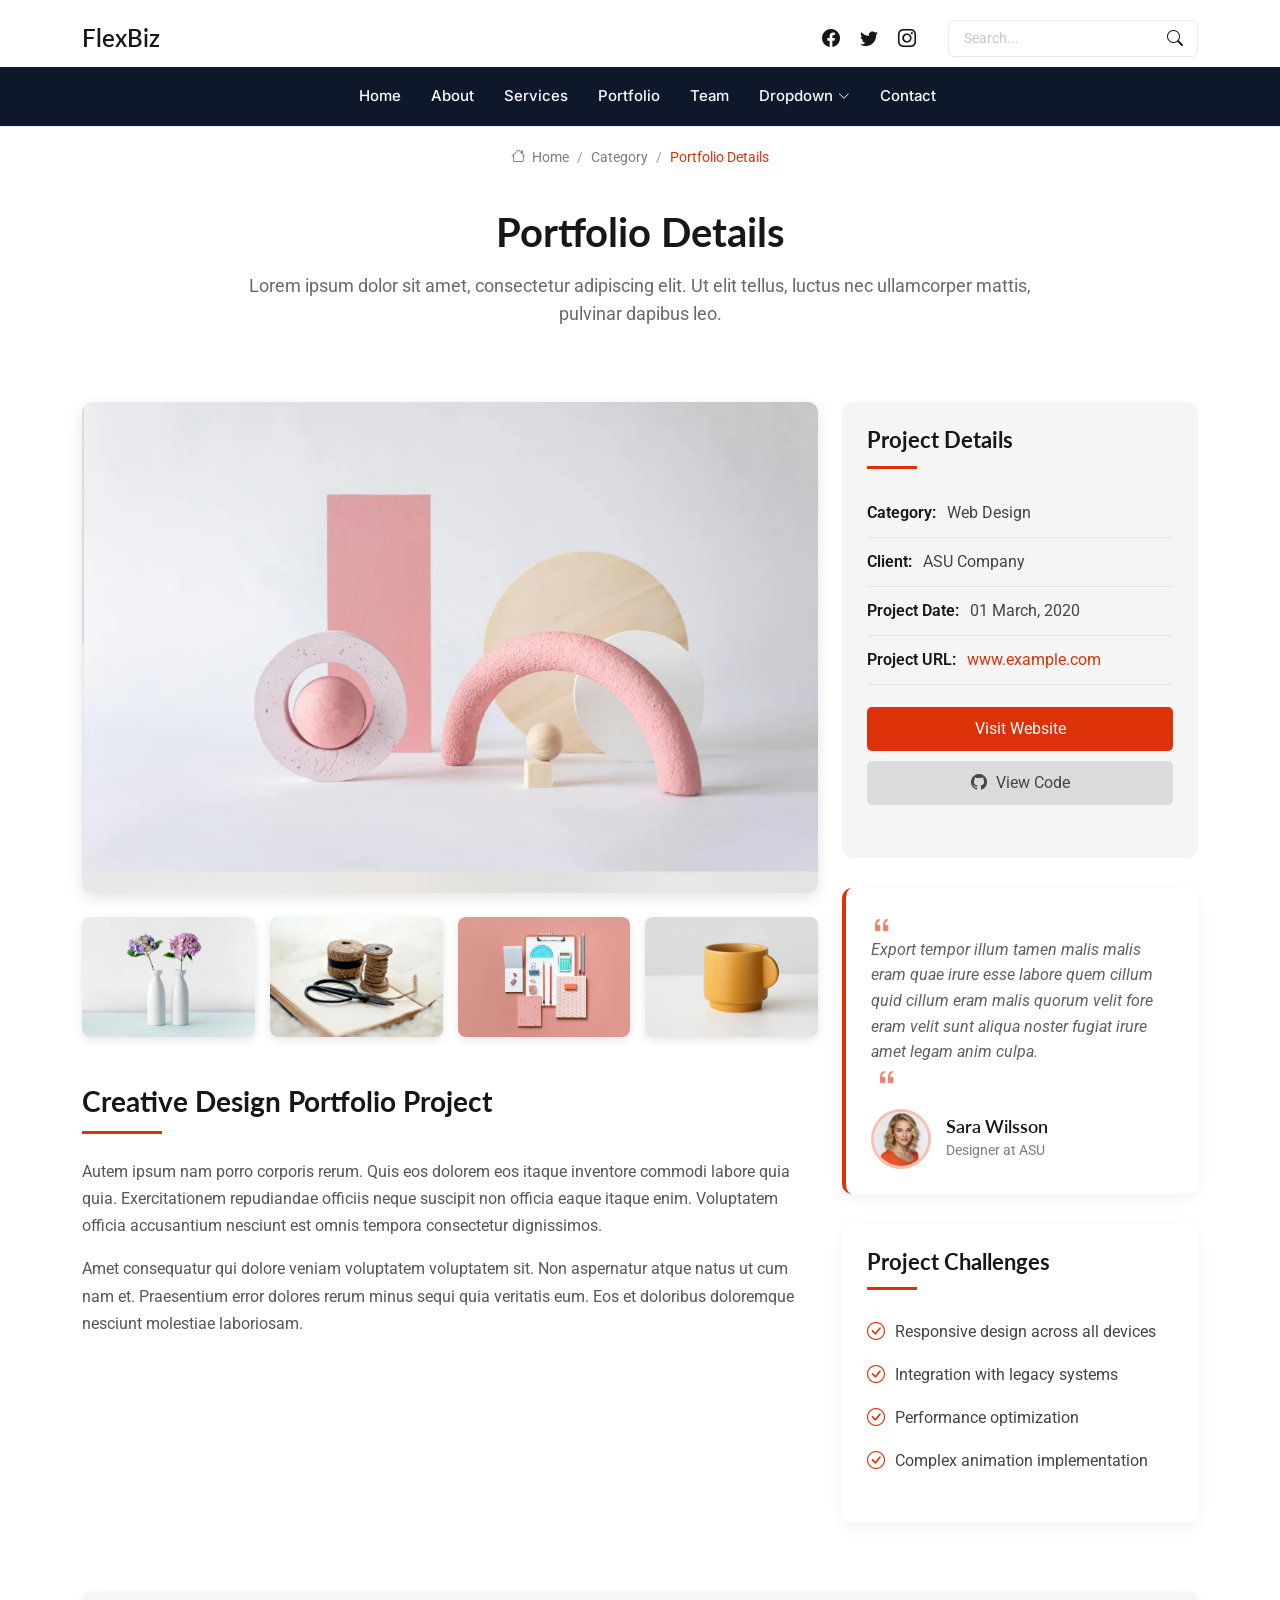
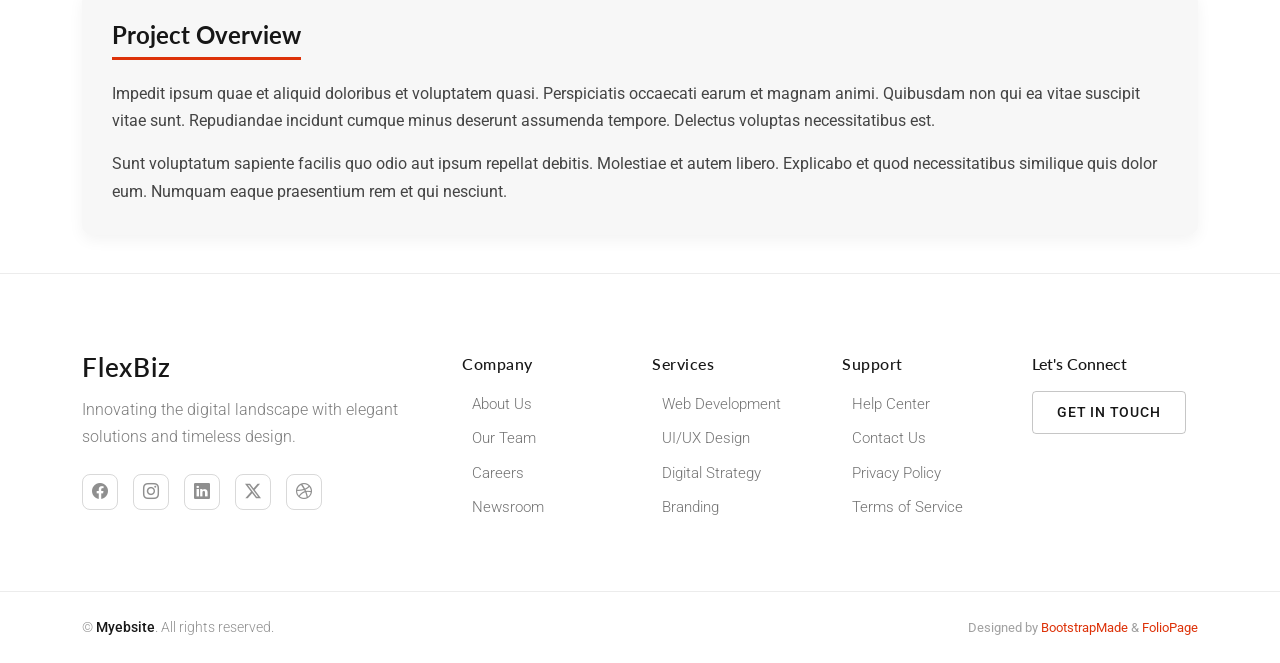
<file: FlexBiz/portfolio-details.html>
<!DOCTYPE html>
<html lang="en">

<head>
  <meta charset="utf-8">
  <meta content="width=device-width, initial-scale=1.0" name="viewport">
  <title>Portfolio Details - FlexBiz Bootstrap Template</title>
  <meta name="description" content="">
  <meta name="keywords" content="">

  <!-- Favicons -->
  <link href="assets/img/favicon.png" rel="icon">
  <link href="assets/img/apple-touch-icon.png" rel="apple-touch-icon">

  <!-- Fonts -->
  <link href="https://fonts.googleapis.com" rel="preconnect">
  <link href="https://fonts.gstatic.com" rel="preconnect" crossorigin>
  <link href="https://fonts.googleapis.com/css2?family=Roboto:ital,wght@0,100;0,300;0,400;0,500;0,700;0,900;1,100;1,300;1,400;1,500;1,700;1,900&family=Lato:ital,wght@0,100;0,300;0,400;0,700;0,900;1,100;1,300;1,400;1,700;1,900&family=Inter:wght@100;200;300;400;500;600;700;800;900&display=swap" rel="stylesheet">

  <!-- Vendor CSS Files -->
  <link href="assets/vendor/bootstrap/css/bootstrap.min.css" rel="stylesheet">
  <link href="assets/vendor/bootstrap-icons/bootstrap-icons.css" rel="stylesheet">
  <link href="assets/vendor/aos/aos.css" rel="stylesheet">
  <link href="assets/vendor/glightbox/css/glightbox.min.css" rel="stylesheet">
  <link href="assets/vendor/swiper/swiper-bundle.min.css" rel="stylesheet">

  <!-- Main CSS File -->
  <link href="assets/css/main.css" rel="stylesheet">

  <!-- =======================================================
  * Template Name: FlexBiz
  * Template URL: https://bootstrapmade.com/flexbiz-bootstrap-business-template/
  * Updated: Nov 20 2026 with Bootstrap v5.3.9
  * Author: BootstrapMade.com
  * License: https://bootstrapmade.com/license/
  ======================================================== -->
</head>

<body class="portfolio-details-page">

  <header id="header" class="header sticky-top">
    <div class="container-fluid container-xl position-relative">

      <div class="top-row d-flex align-items-center justify-content-between">
        <a href="index.html" class="logo d-flex align-items-center">
          <!-- Uncomment the line below if you also wish to use an image logo -->
          <!-- <img src="assets/img/logo.webp" alt=""> -->
          <h1 class="sitename">FlexBiz</h1>
        </a>

        <div class="d-flex align-items-center">
          <div class="social-links">
            <a href="#" class="facebook"><i class="bi bi-facebook"></i></a>
            <a href="#" class="twitter"><i class="bi bi-twitter"></i></a>
            <a href="#" class="instagram"><i class="bi bi-instagram"></i></a>
          </div>

          <form class="search-form ms-4">
            <input type="text" placeholder="Search..." class="form-control">
            <button type="submit" class="btn"><i class="bi bi-search"></i></button>
          </form>
        </div>
      </div>

    </div>

    <div class="nav-wrap">
      <div class="container d-flex justify-content-center position-relative">
        <nav id="navmenu" class="navmenu">
          <ul>
            <li><a href="#hero">Home</a></li>
            <li><a href="#about">About</a></li>
            <li><a href="#services">Services</a></li>
            <li><a href="#portfolio">Portfolio</a></li>
            <li><a href="#team">Team</a></li>
            <li class="dropdown"><a href="#"><span>Dropdown</span> <i class="bi bi-chevron-down toggle-dropdown"></i></a>
              <ul>
                <li><a href="#">Dropdown 1</a></li>
                <li class="dropdown"><a href="#"><span>Deep Dropdown</span> <i class="bi bi-chevron-down toggle-dropdown"></i></a>
                  <ul>
                    <li><a href="#">Deep Dropdown 1</a></li>
                    <li><a href="#">Deep Dropdown 2</a></li>
                    <li><a href="#">Deep Dropdown 3</a></li>
                    <li><a href="#">Deep Dropdown 4</a></li>
                    <li><a href="#">Deep Dropdown 5</a></li>
                  </ul>
                </li>
                <li><a href="#">Dropdown 2</a></li>
                <li><a href="#">Dropdown 3</a></li>
                <li><a href="#">Dropdown 4</a></li>
              </ul>
            </li>
            <li><a href="#contact">Contact</a></li>
          </ul>
          <i class="mobile-nav-toggle d-xl-none bi bi-list"></i>
        </nav>
      </div>
    </div>

  </header>

  <main class="main">

    <!-- Page Title -->
    <div class="page-title">
      <div class="breadcrumbs">
        <nav aria-label="breadcrumb">
          <ol class="breadcrumb">
            <li class="breadcrumb-item"><a href="#"><i class="bi bi-house"></i> Home</a></li>
            <li class="breadcrumb-item"><a href="#">Category</a></li>
            <li class="breadcrumb-item active current">Portfolio Details</li>
          </ol>
        </nav>
      </div>

      <div class="title-wrapper">
        <h1>Portfolio Details</h1>
        <p>Lorem ipsum dolor sit amet, consectetur adipiscing elit. Ut elit tellus, luctus nec ullamcorper mattis, pulvinar dapibus leo.</p>
      </div>
    </div><!-- End Page Title -->

    <!-- Portfolio Details Section -->
    <section id="portfolio-details" class="portfolio-details section">

      <div class="container" data-aos="fade-up">

        <div class="row">
          <div class="col-lg-8">
            <div class="portfolio-showcase" data-aos="fade-up" data-aos-delay="200">
              <div class="main-image">
                <img src="assets/img/portfolio/portfolio-6.webp" class="img-fluid" alt="">
              </div>

              <div class="gallery-grid">
                <div class="gallery-item" data-aos="zoom-in" data-aos-delay="100">
                  <a href="assets/img/portfolio/portfolio-10.webp" class="glightbox">
                    <img src="assets/img/portfolio/portfolio-10.webp" class="img-fluid" alt="">
                  </a>
                </div>
                <div class="gallery-item" data-aos="zoom-in" data-aos-delay="150">
                  <a href="assets/img/portfolio/portfolio-7.webp" class="glightbox">
                    <img src="assets/img/portfolio/portfolio-7.webp" class="img-fluid" alt="">
                  </a>
                </div>
                <div class="gallery-item" data-aos="zoom-in" data-aos-delay="200">
                  <a href="assets/img/portfolio/portfolio-4.webp" class="glightbox">
                    <img src="assets/img/portfolio/portfolio-4.webp" class="img-fluid" alt="">
                  </a>
                </div>
                <div class="gallery-item" data-aos="zoom-in" data-aos-delay="250">
                  <a href="assets/img/portfolio/portfolio-5.webp" class="glightbox">
                    <img src="assets/img/portfolio/portfolio-5.webp" class="img-fluid" alt="">
                  </a>
                </div>
              </div>
            </div>

            <div class="portfolio-description" data-aos="fade-up" data-aos-delay="300">
              <h2>Creative Design Portfolio Project</h2>
              <p>
                Autem ipsum nam porro corporis rerum. Quis eos dolorem eos itaque inventore commodi labore quia quia. Exercitationem repudiandae officiis neque suscipit non officia eaque itaque enim. Voluptatem officia accusantium nesciunt est omnis tempora consectetur dignissimos.
              </p>
              <p>
                Amet consequatur qui dolore veniam voluptatem voluptatem sit. Non aspernatur atque natus ut cum nam et. Praesentium error dolores rerum minus sequi quia veritatis eum. Eos et doloribus doloremque nesciunt molestiae laboriosam.
              </p>
            </div>
          </div>

          <div class="col-lg-4">
            <div class="sidebar">
              <div class="portfolio-info" data-aos="fade-left" data-aos-delay="200">
                <h3>Project Details</h3>
                <ul>
                  <li><span>Category:</span> Web Design</li>
                  <li><span>Client:</span> ASU Company</li>
                  <li><span>Project Date:</span> 01 March, 2020</li>
                  <li><span>Project URL:</span> <a href="#">www.example.com</a></li>
                  <li class="buttons">
                    <a href="#" class="btn-visit">Visit Website</a>
                    <a href="#" class="btn-github"><i class="bi bi-github"></i> View Code</a>
                  </li>
                </ul>
              </div>

              <div class="client-testimonial" data-aos="fade-left" data-aos-delay="300">
                <div class="testimonial-content">
                  <i class="bi bi-quote quote-icon-left"></i>
                  <p>Export tempor illum tamen malis malis eram quae irure esse labore quem cillum quid cillum eram malis quorum velit fore eram velit sunt aliqua noster fugiat irure amet legam anim culpa.</p>
                  <i class="bi bi-quote quote-icon-right"></i>
                </div>
                <div class="client-info">
                  <img src="assets/img/person/person-f-5.webp" class="testimonial-img" alt="">
                  <div>
                    <h4>Sara Wilsson</h4>
                    <span>Designer at ASU</span>
                  </div>
                </div>
              </div>

              <div class="project-challenges" data-aos="fade-left" data-aos-delay="400">
                <h3>Project Challenges</h3>
                <ul>
                  <li><i class="bi bi-check-circle"></i> Responsive design across all devices</li>
                  <li><i class="bi bi-check-circle"></i> Integration with legacy systems</li>
                  <li><i class="bi bi-check-circle"></i> Performance optimization</li>
                  <li><i class="bi bi-check-circle"></i> Complex animation implementation</li>
                </ul>
              </div>
            </div>
          </div>
        </div>

        <div class="row mt-5">
          <div class="col-12" data-aos="fade-up" data-aos-delay="400">
            <div class="additional-context">
              <h3>Project Overview</h3>
              <p>Impedit ipsum quae et aliquid doloribus et voluptatem quasi. Perspiciatis occaecati earum et magnam animi. Quibusdam non qui ea vitae suscipit vitae sunt. Repudiandae incidunt cumque minus deserunt assumenda tempore. Delectus voluptas necessitatibus est.</p>
              <p>Sunt voluptatum sapiente facilis quo odio aut ipsum repellat debitis. Molestiae et autem libero. Explicabo et quod necessitatibus similique quis dolor eum. Numquam eaque praesentium rem et qui nesciunt.</p>
            </div>
          </div>
        </div>

      </div>

    </section><!-- /Portfolio Details Section -->

  </main>

  <footer id="footer" class="footer position-relative">

    <div class="container">
      <div class="row gy-5">

        <div class="col-lg-4">
          <div class="footer-brand">
            <a href="index.html" class="logo d-flex align-items-center mb-3">
              <span class="sitename">FlexBiz</span>
            </a>
            <p class="tagline">Innovating the digital landscape with elegant solutions and timeless design.</p>

            <div class="social-links mt-4">
              <a href="#" aria-label="Facebook"><i class="bi bi-facebook"></i></a>
              <a href="#" aria-label="Instagram"><i class="bi bi-instagram"></i></a>
              <a href="#" aria-label="LinkedIn"><i class="bi bi-linkedin"></i></a>
              <a href="#" aria-label="Twitter"><i class="bi bi-twitter-x"></i></a>
              <a href="#" aria-label="Dribbble"><i class="bi bi-dribbble"></i></a>
            </div>
          </div>
        </div>

        <div class="col-lg-6">
          <div class="footer-links-grid">
            <div class="row">
              <div class="col-6 col-md-4">
                <h5>Company</h5>
                <ul class="list-unstyled">
                  <li><a href="#">About Us</a></li>
                  <li><a href="#">Our Team</a></li>
                  <li><a href="#">Careers</a></li>
                  <li><a href="#">Newsroom</a></li>
                </ul>
              </div>
              <div class="col-6 col-md-4">
                <h5>Services</h5>
                <ul class="list-unstyled">
                  <li><a href="#">Web Development</a></li>
                  <li><a href="#">UI/UX Design</a></li>
                  <li><a href="#">Digital Strategy</a></li>
                  <li><a href="#">Branding</a></li>
                </ul>
              </div>
              <div class="col-6 col-md-4">
                <h5>Support</h5>
                <ul class="list-unstyled">
                  <li><a href="#">Help Center</a></li>
                  <li><a href="#">Contact Us</a></li>
                  <li><a href="#">Privacy Policy</a></li>
                  <li><a href="#">Terms of Service</a></li>
                </ul>
              </div>
            </div>
          </div>
        </div>

        <div class="col-lg-2">
          <div class="footer-cta">
            <h5>Let's Connect</h5>
            <a href="contact.html" class="btn btn-outline">Get in Touch</a>
          </div>
        </div>

      </div>
    </div>

    <div class="footer-bottom">
      <div class="container">
        <div class="row">
          <div class="col-12">
            <div class="footer-bottom-content">
              <p class="mb-0">© <span class="sitename">Myebsite</span>. All rights reserved.</p>
              <div class="credits">
                <!-- All the links in the footer should remain intact. -->
                <!-- You can delete the links only if you've purchased the pro version. -->
                <!-- Licensing information: https://bootstrapmade.com/license/ -->
                <!-- Purchase the pro version with working PHP/AJAX contact form: [buy-url] -->
                Designed by <a href="https://bootstrapmade.com/">BootstrapMade</a> & <a href="https://foliopage.com">FolioPage</a>
              </div>
            </div>
          </div>
        </div>
      </div>
    </div>

  </footer>

  <!-- Scroll Top -->
  <a href="#" id="scroll-top" class="scroll-top d-flex align-items-center justify-content-center"><i class="bi bi-arrow-up-short"></i></a>

  <!-- Preloader -->
  <div id="preloader">
    <div></div>
    <div></div>
    <div></div>
    <div></div>
  </div>

  <!-- Vendor JS Files -->
  <script src="assets/vendor/bootstrap/js/bootstrap.bundle.min.js"></script>
  <script src="assets/vendor/php-email-form/validate.js"></script>
  <script src="assets/vendor/aos/aos.js"></script>
  <script src="assets/vendor/glightbox/js/glightbox.min.js"></script>
  <script src="assets/vendor/purecounter/purecounter_vanilla.js"></script>
  <script src="assets/vendor/waypoints/noframework.waypoints.js"></script>
  <script src="assets/vendor/imagesloaded/imagesloaded.pkgd.min.js"></script>
  <script src="assets/vendor/isotope-layout/isotope.pkgd.min.js"></script>
  <script src="assets/vendor/swiper/swiper-bundle.min.js"></script>

  <!-- Main JS File -->
  <script src="assets/js/main.js"></script>

</body>

</html>
</file>
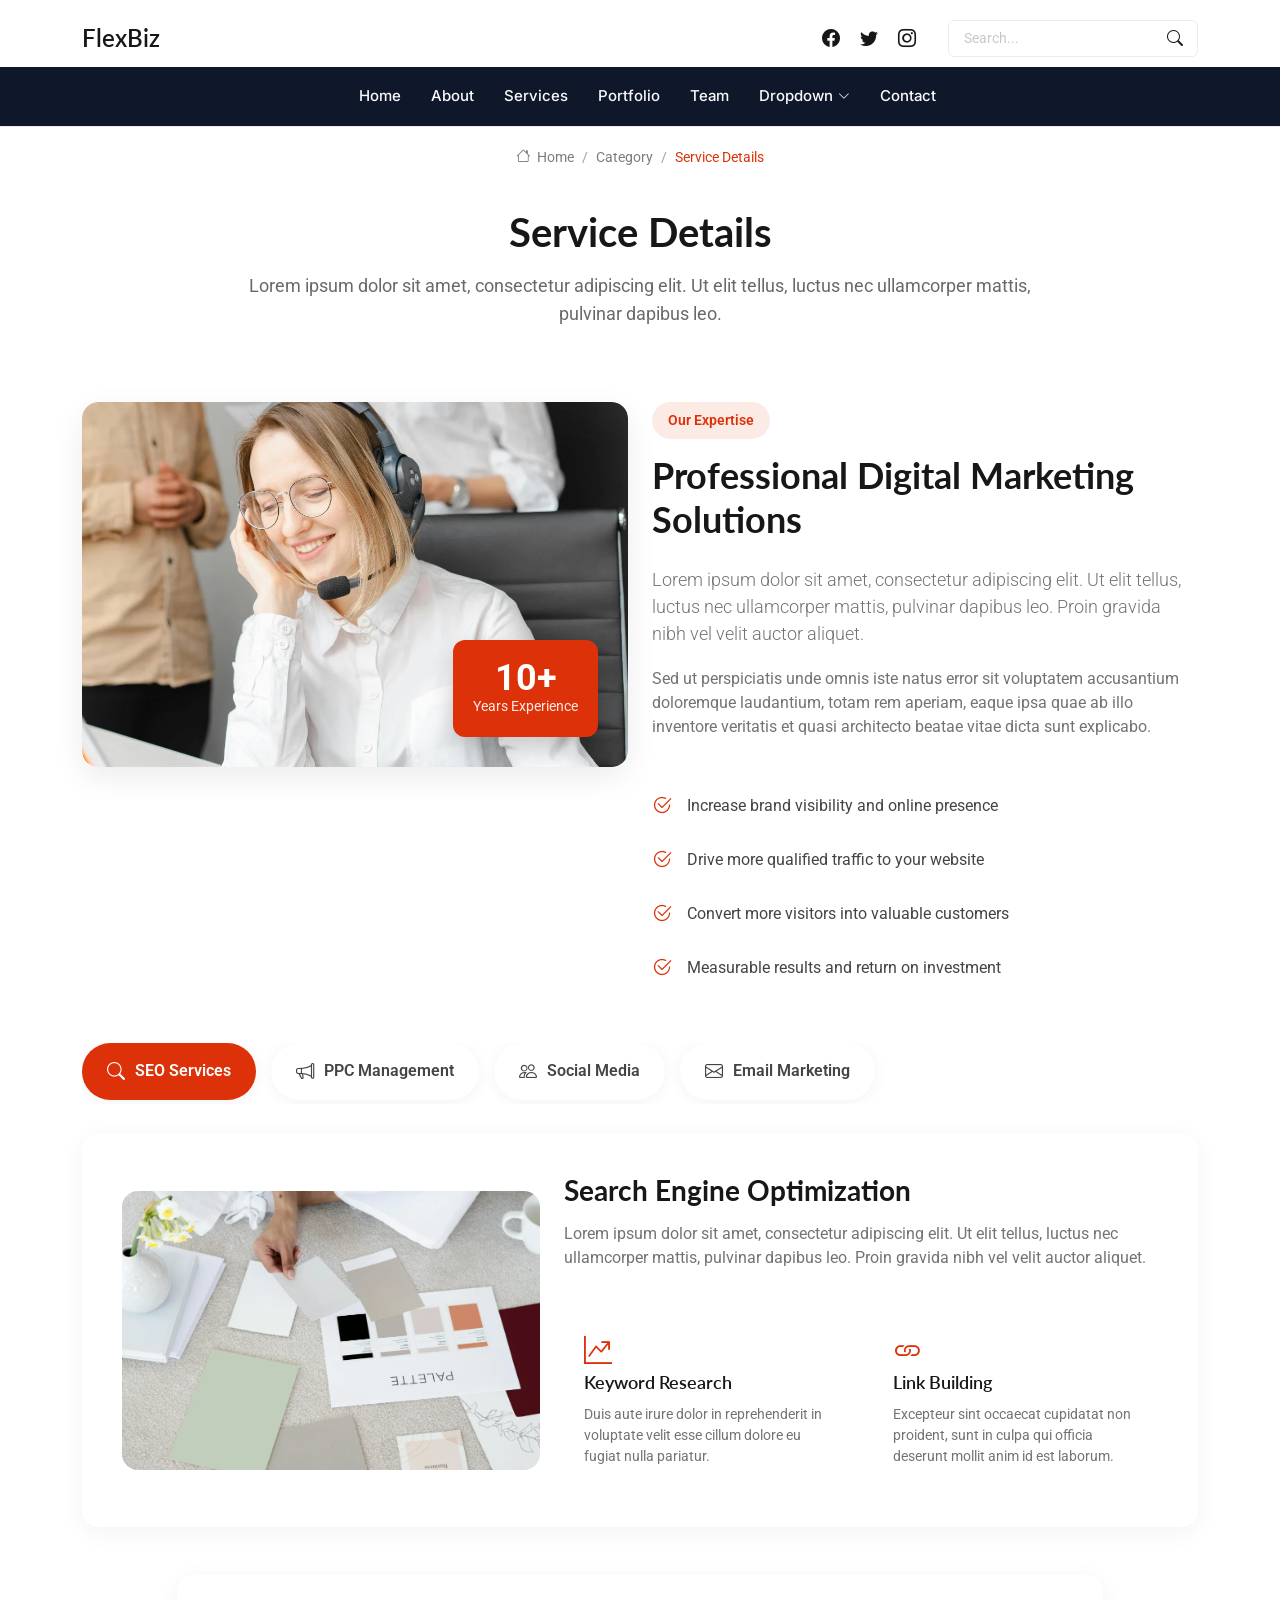
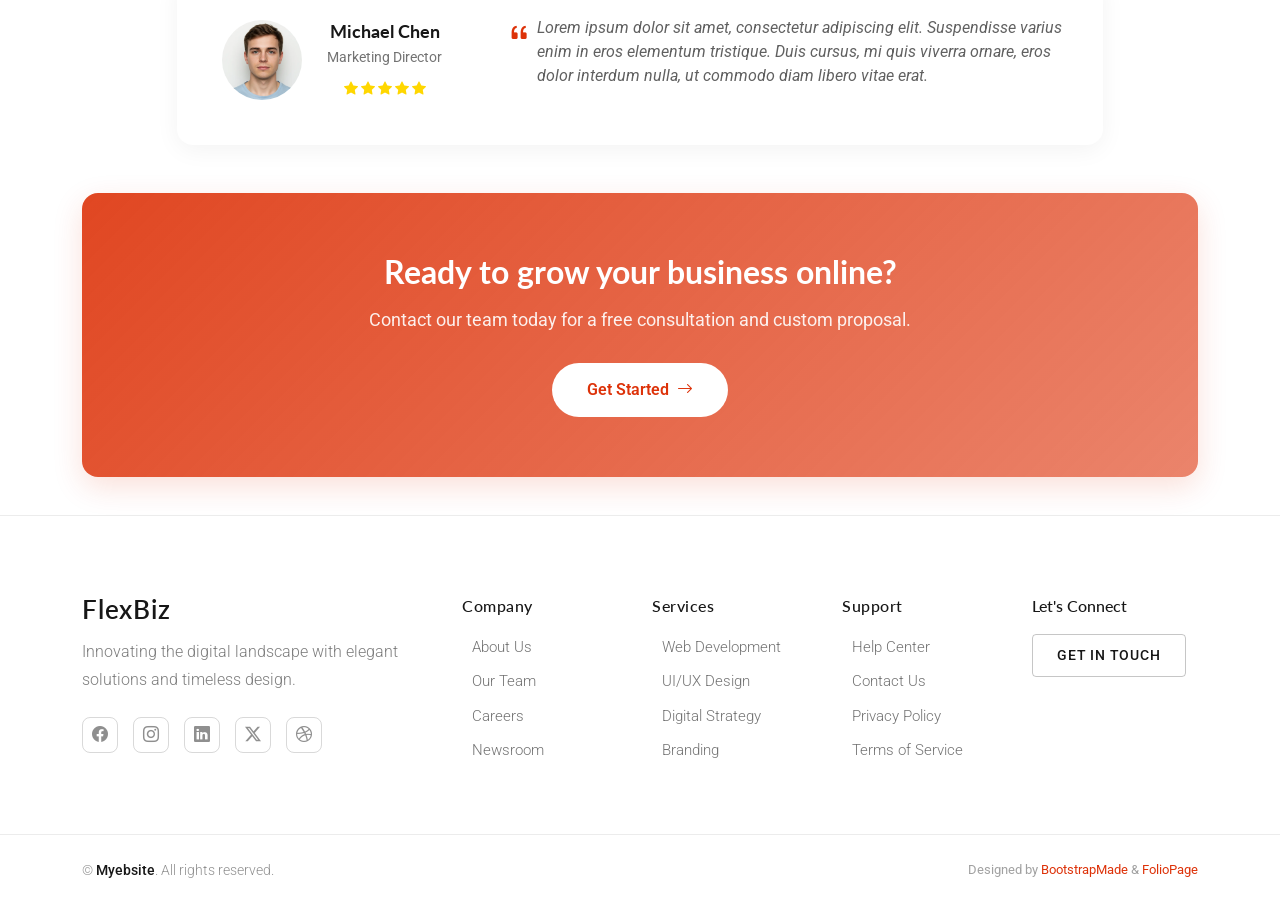
<file: FlexBiz/service-details.html>
<!DOCTYPE html>
<html lang="en">

<head>
  <meta charset="utf-8">
  <meta content="width=device-width, initial-scale=1.0" name="viewport">
  <title>Service Details - FlexBiz Bootstrap Template</title>
  <meta name="description" content="">
  <meta name="keywords" content="">

  <!-- Favicons -->
  <link href="assets/img/favicon.png" rel="icon">
  <link href="assets/img/apple-touch-icon.png" rel="apple-touch-icon">

  <!-- Fonts -->
  <link href="https://fonts.googleapis.com" rel="preconnect">
  <link href="https://fonts.gstatic.com" rel="preconnect" crossorigin>
  <link href="https://fonts.googleapis.com/css2?family=Roboto:ital,wght@0,100;0,300;0,400;0,500;0,700;0,900;1,100;1,300;1,400;1,500;1,700;1,900&family=Lato:ital,wght@0,100;0,300;0,400;0,700;0,900;1,100;1,300;1,400;1,700;1,900&family=Inter:wght@100;200;300;400;500;600;700;800;900&display=swap" rel="stylesheet">

  <!-- Vendor CSS Files -->
  <link href="assets/vendor/bootstrap/css/bootstrap.min.css" rel="stylesheet">
  <link href="assets/vendor/bootstrap-icons/bootstrap-icons.css" rel="stylesheet">
  <link href="assets/vendor/aos/aos.css" rel="stylesheet">
  <link href="assets/vendor/glightbox/css/glightbox.min.css" rel="stylesheet">
  <link href="assets/vendor/swiper/swiper-bundle.min.css" rel="stylesheet">

  <!-- Main CSS File -->
  <link href="assets/css/main.css" rel="stylesheet">

  <!-- =======================================================
  * Template Name: FlexBiz
  * Template URL: https://bootstrapmade.com/flexbiz-bootstrap-business-template/
  * Updated: Nov 20 2026 with Bootstrap v5.3.9
  * Author: BootstrapMade.com
  * License: https://bootstrapmade.com/license/
  ======================================================== -->
</head>

<body class="service-details-page">

  <header id="header" class="header sticky-top">
    <div class="container-fluid container-xl position-relative">

      <div class="top-row d-flex align-items-center justify-content-between">
        <a href="index.html" class="logo d-flex align-items-center">
          <!-- Uncomment the line below if you also wish to use an image logo -->
          <!-- <img src="assets/img/logo.webp" alt=""> -->
          <h1 class="sitename">FlexBiz</h1>
        </a>

        <div class="d-flex align-items-center">
          <div class="social-links">
            <a href="#" class="facebook"><i class="bi bi-facebook"></i></a>
            <a href="#" class="twitter"><i class="bi bi-twitter"></i></a>
            <a href="#" class="instagram"><i class="bi bi-instagram"></i></a>
          </div>

          <form class="search-form ms-4">
            <input type="text" placeholder="Search..." class="form-control">
            <button type="submit" class="btn"><i class="bi bi-search"></i></button>
          </form>
        </div>
      </div>

    </div>

    <div class="nav-wrap">
      <div class="container d-flex justify-content-center position-relative">
        <nav id="navmenu" class="navmenu">
          <ul>
            <li><a href="#hero">Home</a></li>
            <li><a href="#about">About</a></li>
            <li><a href="#services">Services</a></li>
            <li><a href="#portfolio">Portfolio</a></li>
            <li><a href="#team">Team</a></li>
            <li class="dropdown"><a href="#"><span>Dropdown</span> <i class="bi bi-chevron-down toggle-dropdown"></i></a>
              <ul>
                <li><a href="#">Dropdown 1</a></li>
                <li class="dropdown"><a href="#"><span>Deep Dropdown</span> <i class="bi bi-chevron-down toggle-dropdown"></i></a>
                  <ul>
                    <li><a href="#">Deep Dropdown 1</a></li>
                    <li><a href="#">Deep Dropdown 2</a></li>
                    <li><a href="#">Deep Dropdown 3</a></li>
                    <li><a href="#">Deep Dropdown 4</a></li>
                    <li><a href="#">Deep Dropdown 5</a></li>
                  </ul>
                </li>
                <li><a href="#">Dropdown 2</a></li>
                <li><a href="#">Dropdown 3</a></li>
                <li><a href="#">Dropdown 4</a></li>
              </ul>
            </li>
            <li><a href="#contact">Contact</a></li>
          </ul>
          <i class="mobile-nav-toggle d-xl-none bi bi-list"></i>
        </nav>
      </div>
    </div>

  </header>

  <main class="main">

    <!-- Page Title -->
    <div class="page-title">
      <div class="breadcrumbs">
        <nav aria-label="breadcrumb">
          <ol class="breadcrumb">
            <li class="breadcrumb-item"><a href="#"><i class="bi bi-house"></i> Home</a></li>
            <li class="breadcrumb-item"><a href="#">Category</a></li>
            <li class="breadcrumb-item active current">Service Details</li>
          </ol>
        </nav>
      </div>

      <div class="title-wrapper">
        <h1>Service Details</h1>
        <p>Lorem ipsum dolor sit amet, consectetur adipiscing elit. Ut elit tellus, luctus nec ullamcorper mattis, pulvinar dapibus leo.</p>
      </div>
    </div><!-- End Page Title -->

    <!-- Service Details Section -->
    <section id="service-details" class="service-details section">

      <div class="container" data-aos="fade-up" data-aos-delay="100">

        <div class="row gy-5">

          <div class="col-lg-6">
            <div class="service-main-image" data-aos="zoom-in" data-aos-delay="200">
              <img src="assets/img/services/services-4.webp" alt="" class="img-fluid rounded-4">
              <div class="experience-badge">
                <span>10+</span>
                <p>Years Experience</p>
              </div>
            </div>
          </div>

          <div class="col-lg-6">
            <div class="service-main-content">
              <div class="section-header" data-aos="fade-up">
                <span class="section-subtitle">Our Expertise</span>
                <h2>Professional Digital Marketing Solutions</h2>
              </div>
              <p class="lead" data-aos="fade-up" data-aos-delay="100">
                Lorem ipsum dolor sit amet, consectetur adipiscing elit. Ut elit tellus, luctus nec ullamcorper mattis, pulvinar dapibus leo. Proin gravida nibh vel velit auctor aliquet.
              </p>
              <p data-aos="fade-up" data-aos-delay="200">
                Sed ut perspiciatis unde omnis iste natus error sit voluptatem accusantium doloremque laudantium, totam rem aperiam, eaque ipsa quae ab illo inventore veritatis et quasi architecto beatae vitae dicta sunt explicabo.
              </p>

              <ul class="service-benefits" data-aos="fade-up" data-aos-delay="300">
                <li><i class="bi bi-check2-circle"></i> Increase brand visibility and online presence</li>
                <li><i class="bi bi-check2-circle"></i> Drive more qualified traffic to your website</li>
                <li><i class="bi bi-check2-circle"></i> Convert more visitors into valuable customers</li>
                <li><i class="bi bi-check2-circle"></i> Measurable results and return on investment</li>
              </ul>
            </div>
          </div>

        </div>

        <div class="service-tabs mt-5" data-aos="fade-up">
          <ul class="nav nav-tabs" id="service-details-tabs" role="tablist">
            <li class="nav-item" role="presentation">
              <button class="nav-link active" id="service-details-tab-1-tab" data-bs-toggle="tab" data-bs-target="#service-details-tab-1" type="button" role="tab" aria-selected="true">
                <i class="bi bi-search"></i> SEO Services
              </button>
            </li>
            <li class="nav-item" role="presentation">
              <button class="nav-link" id="service-details-tab-2-tab" data-bs-toggle="tab" data-bs-target="#service-details-tab-2" type="button" role="tab" aria-selected="false">
                <i class="bi bi-megaphone"></i> PPC Management
              </button>
            </li>
            <li class="nav-item" role="presentation">
              <button class="nav-link" id="service-details-tab-3-tab" data-bs-toggle="tab" data-bs-target="#service-details-tab-3" type="button" role="tab" aria-selected="false">
                <i class="bi bi-people"></i> Social Media
              </button>
            </li>
            <li class="nav-item" role="presentation">
              <button class="nav-link" id="service-details-tab-4-tab" data-bs-toggle="tab" data-bs-target="#service-details-tab-4" type="button" role="tab" aria-selected="false">
                <i class="bi bi-envelope"></i> Email Marketing
              </button>
            </li>
          </ul>
          <div class="tab-content" id="service-details-tabs-content">
            <div class="tab-pane fade show active" id="service-details-tab-1" role="tabpanel">
              <div class="row align-items-center">
                <div class="col-lg-5" data-aos="fade-right" data-aos-delay="100">
                  <img src="assets/img/services/services-5.webp" alt="" class="img-fluid rounded-4">
                </div>
                <div class="col-lg-7" data-aos="fade-left" data-aos-delay="200">
                  <h3>Search Engine Optimization</h3>
                  <p>Lorem ipsum dolor sit amet, consectetur adipiscing elit. Ut elit tellus, luctus nec ullamcorper mattis, pulvinar dapibus leo. Proin gravida nibh vel velit auctor aliquet.</p>
                  <div class="row gy-4 mt-3">
                    <div class="col-md-6">
                      <div class="feature-item">
                        <i class="bi bi-graph-up-arrow"></i>
                        <h4>Keyword Research</h4>
                        <p>Duis aute irure dolor in reprehenderit in voluptate velit esse cillum dolore eu fugiat nulla pariatur.</p>
                      </div>
                    </div>
                    <div class="col-md-6">
                      <div class="feature-item">
                        <i class="bi bi-link"></i>
                        <h4>Link Building</h4>
                        <p>Excepteur sint occaecat cupidatat non proident, sunt in culpa qui officia deserunt mollit anim id est laborum.</p>
                      </div>
                    </div>
                  </div>
                </div>
              </div>
            </div>

            <div class="tab-pane fade" id="service-details-tab-2" role="tabpanel">
              <div class="row align-items-center">
                <div class="col-lg-5" data-aos="fade-right" data-aos-delay="100">
                  <img src="assets/img/services/services-6.webp" alt="" class="img-fluid rounded-4">
                </div>
                <div class="col-lg-7" data-aos="fade-left" data-aos-delay="200">
                  <h3>Pay-Per-Click Management</h3>
                  <p>Nemo enim ipsam voluptatem quia voluptas sit aspernatur aut odit aut fugit, sed quia consequuntur magni dolores eos qui ratione voluptatem sequi nesciunt.</p>
                  <div class="row gy-4 mt-3">
                    <div class="col-md-6">
                      <div class="feature-item">
                        <i class="bi bi-google"></i>
                        <h4>Google Ads</h4>
                        <p>Ut enim ad minima veniam, quis nostrum exercitationem ullam corporis suscipit laboriosam.</p>
                      </div>
                    </div>
                    <div class="col-md-6">
                      <div class="feature-item">
                        <i class="bi bi-bar-chart"></i>
                        <h4>Conversion Tracking</h4>
                        <p>Quis autem vel eum iure reprehenderit qui in ea voluptate velit esse quam nihil molestiae consequatur.</p>
                      </div>
                    </div>
                  </div>
                </div>
              </div>
            </div>

            <div class="tab-pane fade" id="service-details-tab-3" role="tabpanel">
              <div class="row align-items-center">
                <div class="col-lg-5" data-aos="fade-right" data-aos-delay="100">
                  <img src="assets/img/services/services-7.webp" alt="" class="img-fluid rounded-4">
                </div>
                <div class="col-lg-7" data-aos="fade-left" data-aos-delay="200">
                  <h3>Social Media Marketing</h3>
                  <p>At vero eos et accusamus et iusto odio dignissimos ducimus qui blanditiis praesentium voluptatum deleniti atque corrupti quos dolores et quas molestias excepturi sint.</p>
                  <div class="row gy-4 mt-3">
                    <div class="col-md-6">
                      <div class="feature-item">
                        <i class="bi bi-layout-text-window"></i>
                        <h4>Content Creation</h4>
                        <p>Nemo enim ipsam voluptatem quia voluptas sit aspernatur aut odit aut fugit, sed quia consequuntur.</p>
                      </div>
                    </div>
                    <div class="col-md-6">
                      <div class="feature-item">
                        <i class="bi bi-calendar-check"></i>
                        <h4>Scheduling &amp; Analytics</h4>
                        <p>Quisquam est, qui dolorem ipsum quia dolor sit amet, consectetur, adipisci velit, sed quia non numquam.</p>
                      </div>
                    </div>
                  </div>
                </div>
              </div>
            </div>

            <div class="tab-pane fade" id="service-details-tab-4" role="tabpanel">
              <div class="row align-items-center">
                <div class="col-lg-5" data-aos="fade-right" data-aos-delay="100">
                  <img src="assets/img/services/services-8.webp" alt="" class="img-fluid rounded-4">
                </div>
                <div class="col-lg-7" data-aos="fade-left" data-aos-delay="200">
                  <h3>Email Marketing Campaigns</h3>
                  <p>Temporibus autem quibusdam et aut officiis debitis aut rerum necessitatibus saepe eveniet ut et voluptates repudiandae sint et molestiae non recusandae.</p>
                  <div class="row gy-4 mt-3">
                    <div class="col-md-6">
                      <div class="feature-item">
                        <i class="bi bi-envelope-check"></i>
                        <h4>Automated Sequences</h4>
                        <p>Itaque earum rerum hic tenetur a sapiente delectus, ut aut reiciendis voluptatibus maiores.</p>
                      </div>
                    </div>
                    <div class="col-md-6">
                      <div class="feature-item">
                        <i class="bi bi-pie-chart"></i>
                        <h4>Analytics &amp; Reporting</h4>
                        <p>Ut aut reiciendis voluptatibus maiores alias consequatur aut perferendis doloribus asperiores repellat.</p>
                      </div>
                    </div>
                  </div>
                </div>
              </div>
            </div>
          </div>
        </div>

        <div class="service-testimonial mt-5" data-aos="fade-up" data-aos-delay="100">
          <div class="row">
            <div class="col-lg-10 mx-auto">
              <div class="testimonial-card">
                <div class="row align-items-center">
                  <div class="col-md-4" data-aos="zoom-in" data-aos-delay="200">
                    <div class="client-info d-flex align-items-center">
                      <img src="assets/img/person/person-m-5.webp" class="img-fluid rounded-circle" alt="">
                      <div>
                        <h4>Michael Chen</h4>
                        <p>Marketing Director</p>
                        <div class="stars">
                          <i class="bi bi-star-fill"></i>
                          <i class="bi bi-star-fill"></i>
                          <i class="bi bi-star-fill"></i>
                          <i class="bi bi-star-fill"></i>
                          <i class="bi bi-star-fill"></i>
                        </div>
                      </div>
                    </div>
                  </div>
                  <div class="col-md-8" data-aos="fade-in" data-aos-delay="300">
                    <div class="quote">
                      <i class="bi bi-quote"></i>
                      <p>Lorem ipsum dolor sit amet, consectetur adipiscing elit. Suspendisse varius enim in eros elementum tristique. Duis cursus, mi quis viverra ornare, eros dolor interdum nulla, ut commodo diam libero vitae erat.</p>
                    </div>
                  </div>
                </div>
              </div>
            </div>
          </div>
        </div>

        <div class="service-cta mt-5 text-center" data-aos="zoom-in">
          <h3>Ready to grow your business online?</h3>
          <p>Contact our team today for a free consultation and custom proposal.</p>
          <a href="#" class="btn-service">Get Started <i class="bi bi-arrow-right"></i></a>
        </div>

      </div>

    </section><!-- /Service Details Section -->

  </main>

  <footer id="footer" class="footer position-relative">

    <div class="container">
      <div class="row gy-5">

        <div class="col-lg-4">
          <div class="footer-brand">
            <a href="index.html" class="logo d-flex align-items-center mb-3">
              <span class="sitename">FlexBiz</span>
            </a>
            <p class="tagline">Innovating the digital landscape with elegant solutions and timeless design.</p>

            <div class="social-links mt-4">
              <a href="#" aria-label="Facebook"><i class="bi bi-facebook"></i></a>
              <a href="#" aria-label="Instagram"><i class="bi bi-instagram"></i></a>
              <a href="#" aria-label="LinkedIn"><i class="bi bi-linkedin"></i></a>
              <a href="#" aria-label="Twitter"><i class="bi bi-twitter-x"></i></a>
              <a href="#" aria-label="Dribbble"><i class="bi bi-dribbble"></i></a>
            </div>
          </div>
        </div>

        <div class="col-lg-6">
          <div class="footer-links-grid">
            <div class="row">
              <div class="col-6 col-md-4">
                <h5>Company</h5>
                <ul class="list-unstyled">
                  <li><a href="#">About Us</a></li>
                  <li><a href="#">Our Team</a></li>
                  <li><a href="#">Careers</a></li>
                  <li><a href="#">Newsroom</a></li>
                </ul>
              </div>
              <div class="col-6 col-md-4">
                <h5>Services</h5>
                <ul class="list-unstyled">
                  <li><a href="#">Web Development</a></li>
                  <li><a href="#">UI/UX Design</a></li>
                  <li><a href="#">Digital Strategy</a></li>
                  <li><a href="#">Branding</a></li>
                </ul>
              </div>
              <div class="col-6 col-md-4">
                <h5>Support</h5>
                <ul class="list-unstyled">
                  <li><a href="#">Help Center</a></li>
                  <li><a href="#">Contact Us</a></li>
                  <li><a href="#">Privacy Policy</a></li>
                  <li><a href="#">Terms of Service</a></li>
                </ul>
              </div>
            </div>
          </div>
        </div>

        <div class="col-lg-2">
          <div class="footer-cta">
            <h5>Let's Connect</h5>
            <a href="contact.html" class="btn btn-outline">Get in Touch</a>
          </div>
        </div>

      </div>
    </div>

    <div class="footer-bottom">
      <div class="container">
        <div class="row">
          <div class="col-12">
            <div class="footer-bottom-content">
              <p class="mb-0">© <span class="sitename">Myebsite</span>. All rights reserved.</p>
              <div class="credits">
                <!-- All the links in the footer should remain intact. -->
                <!-- You can delete the links only if you've purchased the pro version. -->
                <!-- Licensing information: https://bootstrapmade.com/license/ -->
                <!-- Purchase the pro version with working PHP/AJAX contact form: [buy-url] -->
                Designed by <a href="https://bootstrapmade.com/">BootstrapMade</a> & <a href="https://foliopage.com">FolioPage</a>
              </div>
            </div>
          </div>
        </div>
      </div>
    </div>

  </footer>

  <!-- Scroll Top -->
  <a href="#" id="scroll-top" class="scroll-top d-flex align-items-center justify-content-center"><i class="bi bi-arrow-up-short"></i></a>

  <!-- Preloader -->
  <div id="preloader">
    <div></div>
    <div></div>
    <div></div>
    <div></div>
  </div>

  <!-- Vendor JS Files -->
  <script src="assets/vendor/bootstrap/js/bootstrap.bundle.min.js"></script>
  <script src="assets/vendor/php-email-form/validate.js"></script>
  <script src="assets/vendor/aos/aos.js"></script>
  <script src="assets/vendor/glightbox/js/glightbox.min.js"></script>
  <script src="assets/vendor/purecounter/purecounter_vanilla.js"></script>
  <script src="assets/vendor/waypoints/noframework.waypoints.js"></script>
  <script src="assets/vendor/imagesloaded/imagesloaded.pkgd.min.js"></script>
  <script src="assets/vendor/isotope-layout/isotope.pkgd.min.js"></script>
  <script src="assets/vendor/swiper/swiper-bundle.min.js"></script>

  <!-- Main JS File -->
  <script src="assets/js/main.js"></script>

</body>

</html>
</file>
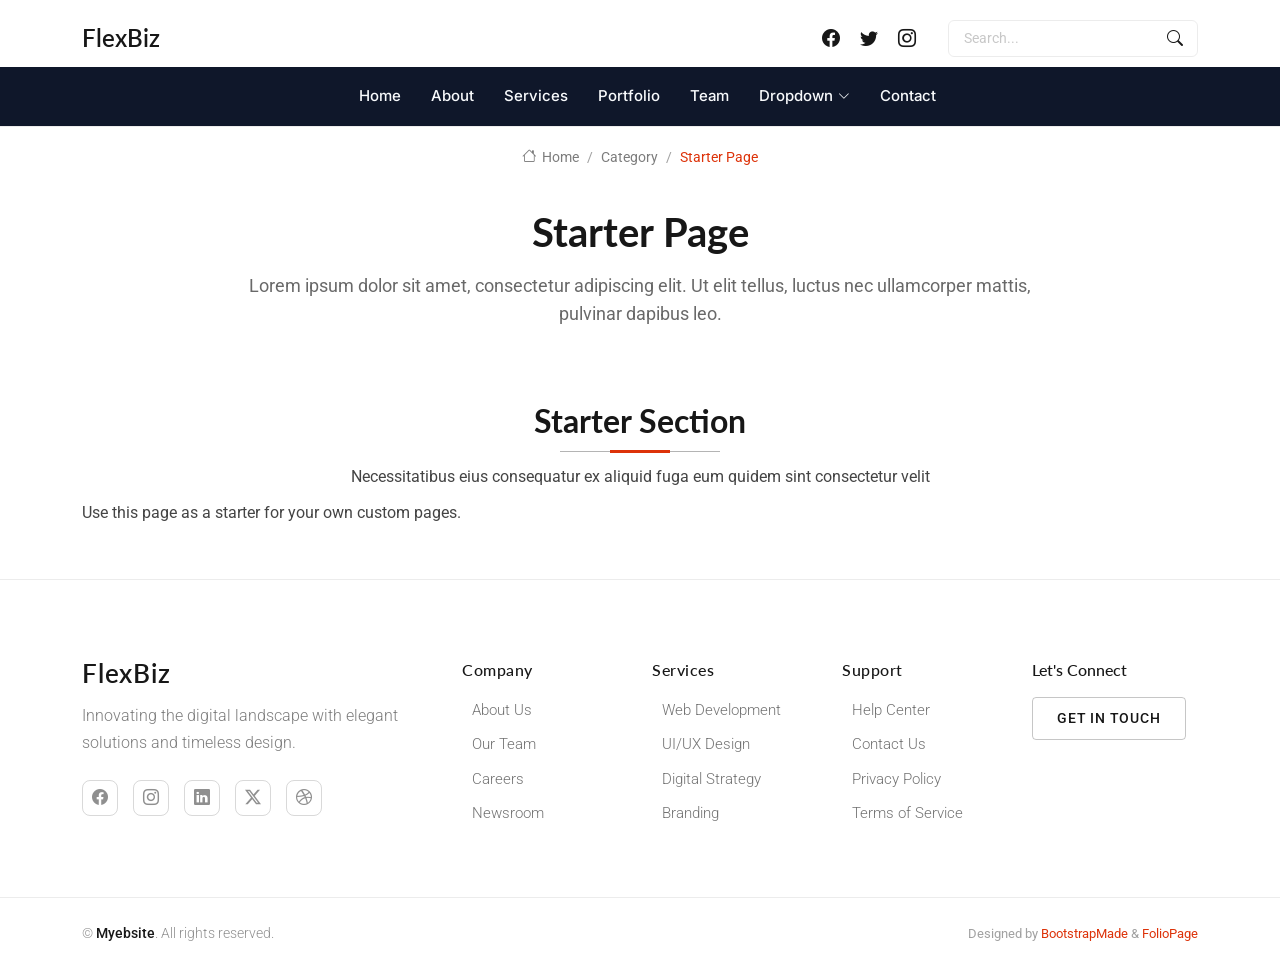
<file: FlexBiz/starter-page.html>
<!DOCTYPE html>
<html lang="en">

<head>
  <meta charset="utf-8">
  <meta content="width=device-width, initial-scale=1.0" name="viewport">
  <title>Starter Page - FlexBiz Bootstrap Template</title>
  <meta name="description" content="">
  <meta name="keywords" content="">

  <!-- Favicons -->
  <link href="assets/img/favicon.png" rel="icon">
  <link href="assets/img/apple-touch-icon.png" rel="apple-touch-icon">

  <!-- Fonts -->
  <link href="https://fonts.googleapis.com" rel="preconnect">
  <link href="https://fonts.gstatic.com" rel="preconnect" crossorigin>
  <link href="https://fonts.googleapis.com/css2?family=Roboto:ital,wght@0,100;0,300;0,400;0,500;0,700;0,900;1,100;1,300;1,400;1,500;1,700;1,900&family=Lato:ital,wght@0,100;0,300;0,400;0,700;0,900;1,100;1,300;1,400;1,700;1,900&family=Inter:wght@100;200;300;400;500;600;700;800;900&display=swap" rel="stylesheet">

  <!-- Vendor CSS Files -->
  <link href="assets/vendor/bootstrap/css/bootstrap.min.css" rel="stylesheet">
  <link href="assets/vendor/bootstrap-icons/bootstrap-icons.css" rel="stylesheet">
  <link href="assets/vendor/aos/aos.css" rel="stylesheet">
  <link href="assets/vendor/glightbox/css/glightbox.min.css" rel="stylesheet">
  <link href="assets/vendor/swiper/swiper-bundle.min.css" rel="stylesheet">

  <!-- Main CSS File -->
  <link href="assets/css/main.css" rel="stylesheet">

  <!-- =======================================================
  * Template Name: FlexBiz
  * Template URL: https://bootstrapmade.com/flexbiz-bootstrap-business-template/
  * Updated: Nov 20 2026 with Bootstrap v5.3.9
  * Author: BootstrapMade.com
  * License: https://bootstrapmade.com/license/
  ======================================================== -->
</head>

<body class="starter-page-page">

  <header id="header" class="header sticky-top">
    <div class="container-fluid container-xl position-relative">

      <div class="top-row d-flex align-items-center justify-content-between">
        <a href="index.html" class="logo d-flex align-items-center">
          <!-- Uncomment the line below if you also wish to use an image logo -->
          <!-- <img src="assets/img/logo.webp" alt=""> -->
          <h1 class="sitename">FlexBiz</h1>
        </a>

        <div class="d-flex align-items-center">
          <div class="social-links">
            <a href="#" class="facebook"><i class="bi bi-facebook"></i></a>
            <a href="#" class="twitter"><i class="bi bi-twitter"></i></a>
            <a href="#" class="instagram"><i class="bi bi-instagram"></i></a>
          </div>

          <form class="search-form ms-4">
            <input type="text" placeholder="Search..." class="form-control">
            <button type="submit" class="btn"><i class="bi bi-search"></i></button>
          </form>
        </div>
      </div>

    </div>

    <div class="nav-wrap">
      <div class="container d-flex justify-content-center position-relative">
        <nav id="navmenu" class="navmenu">
          <ul>
            <li><a href="#hero">Home</a></li>
            <li><a href="#about">About</a></li>
            <li><a href="#services">Services</a></li>
            <li><a href="#portfolio">Portfolio</a></li>
            <li><a href="#team">Team</a></li>
            <li class="dropdown"><a href="#"><span>Dropdown</span> <i class="bi bi-chevron-down toggle-dropdown"></i></a>
              <ul>
                <li><a href="#">Dropdown 1</a></li>
                <li class="dropdown"><a href="#"><span>Deep Dropdown</span> <i class="bi bi-chevron-down toggle-dropdown"></i></a>
                  <ul>
                    <li><a href="#">Deep Dropdown 1</a></li>
                    <li><a href="#">Deep Dropdown 2</a></li>
                    <li><a href="#">Deep Dropdown 3</a></li>
                    <li><a href="#">Deep Dropdown 4</a></li>
                    <li><a href="#">Deep Dropdown 5</a></li>
                  </ul>
                </li>
                <li><a href="#">Dropdown 2</a></li>
                <li><a href="#">Dropdown 3</a></li>
                <li><a href="#">Dropdown 4</a></li>
              </ul>
            </li>
            <li><a href="#contact">Contact</a></li>
          </ul>
          <i class="mobile-nav-toggle d-xl-none bi bi-list"></i>
        </nav>
      </div>
    </div>

  </header>

  <main class="main">

    <!-- Page Title -->
    <div class="page-title">
      <div class="breadcrumbs">
        <nav aria-label="breadcrumb">
          <ol class="breadcrumb">
            <li class="breadcrumb-item"><a href="#"><i class="bi bi-house"></i> Home</a></li>
            <li class="breadcrumb-item"><a href="#">Category</a></li>
            <li class="breadcrumb-item active current">Starter Page</li>
          </ol>
        </nav>
      </div>

      <div class="title-wrapper">
        <h1>Starter Page</h1>
        <p>Lorem ipsum dolor sit amet, consectetur adipiscing elit. Ut elit tellus, luctus nec ullamcorper mattis, pulvinar dapibus leo.</p>
      </div>
    </div><!-- End Page Title -->

    <!-- Starter Section Section -->
    <section id="starter-section" class="starter-section section">

      <!-- Section Title -->
      <div class="container section-title" data-aos="fade-up">
        <h2>Starter Section</h2>
        <p>Necessitatibus eius consequatur ex aliquid fuga eum quidem sint consectetur velit</p>
      </div><!-- End Section Title -->

      <div class="container" data-aos="fade-up">
        <p>Use this page as a starter for your own custom pages.</p>
      </div>

    </section><!-- /Starter Section Section -->

  </main>

  <footer id="footer" class="footer position-relative">

    <div class="container">
      <div class="row gy-5">

        <div class="col-lg-4">
          <div class="footer-brand">
            <a href="index.html" class="logo d-flex align-items-center mb-3">
              <span class="sitename">FlexBiz</span>
            </a>
            <p class="tagline">Innovating the digital landscape with elegant solutions and timeless design.</p>

            <div class="social-links mt-4">
              <a href="#" aria-label="Facebook"><i class="bi bi-facebook"></i></a>
              <a href="#" aria-label="Instagram"><i class="bi bi-instagram"></i></a>
              <a href="#" aria-label="LinkedIn"><i class="bi bi-linkedin"></i></a>
              <a href="#" aria-label="Twitter"><i class="bi bi-twitter-x"></i></a>
              <a href="#" aria-label="Dribbble"><i class="bi bi-dribbble"></i></a>
            </div>
          </div>
        </div>

        <div class="col-lg-6">
          <div class="footer-links-grid">
            <div class="row">
              <div class="col-6 col-md-4">
                <h5>Company</h5>
                <ul class="list-unstyled">
                  <li><a href="#">About Us</a></li>
                  <li><a href="#">Our Team</a></li>
                  <li><a href="#">Careers</a></li>
                  <li><a href="#">Newsroom</a></li>
                </ul>
              </div>
              <div class="col-6 col-md-4">
                <h5>Services</h5>
                <ul class="list-unstyled">
                  <li><a href="#">Web Development</a></li>
                  <li><a href="#">UI/UX Design</a></li>
                  <li><a href="#">Digital Strategy</a></li>
                  <li><a href="#">Branding</a></li>
                </ul>
              </div>
              <div class="col-6 col-md-4">
                <h5>Support</h5>
                <ul class="list-unstyled">
                  <li><a href="#">Help Center</a></li>
                  <li><a href="#">Contact Us</a></li>
                  <li><a href="#">Privacy Policy</a></li>
                  <li><a href="#">Terms of Service</a></li>
                </ul>
              </div>
            </div>
          </div>
        </div>

        <div class="col-lg-2">
          <div class="footer-cta">
            <h5>Let's Connect</h5>
            <a href="contact.html" class="btn btn-outline">Get in Touch</a>
          </div>
        </div>

      </div>
    </div>

    <div class="footer-bottom">
      <div class="container">
        <div class="row">
          <div class="col-12">
            <div class="footer-bottom-content">
              <p class="mb-0">© <span class="sitename">Myebsite</span>. All rights reserved.</p>
              <div class="credits">
                <!-- All the links in the footer should remain intact. -->
                <!-- You can delete the links only if you've purchased the pro version. -->
                <!-- Licensing information: https://bootstrapmade.com/license/ -->
                <!-- Purchase the pro version with working PHP/AJAX contact form: [buy-url] -->
                Designed by <a href="https://bootstrapmade.com/">BootstrapMade</a> & <a href="https://foliopage.com">FolioPage</a>
              </div>
            </div>
          </div>
        </div>
      </div>
    </div>

  </footer>

  <!-- Scroll Top -->
  <a href="#" id="scroll-top" class="scroll-top d-flex align-items-center justify-content-center"><i class="bi bi-arrow-up-short"></i></a>

  <!-- Preloader -->
  <div id="preloader">
    <div></div>
    <div></div>
    <div></div>
    <div></div>
  </div>

  <!-- Vendor JS Files -->
  <script src="assets/vendor/bootstrap/js/bootstrap.bundle.min.js"></script>
  <script src="assets/vendor/php-email-form/validate.js"></script>
  <script src="assets/vendor/aos/aos.js"></script>
  <script src="assets/vendor/glightbox/js/glightbox.min.js"></script>
  <script src="assets/vendor/purecounter/purecounter_vanilla.js"></script>
  <script src="assets/vendor/waypoints/noframework.waypoints.js"></script>
  <script src="assets/vendor/imagesloaded/imagesloaded.pkgd.min.js"></script>
  <script src="assets/vendor/isotope-layout/isotope.pkgd.min.js"></script>
  <script src="assets/vendor/swiper/swiper-bundle.min.js"></script>

  <!-- Main JS File -->
  <script src="assets/js/main.js"></script>

</body>

</html>
</file>
<file: FlexBiz/assets/css/main.css>
/**
* Template Name: FlexBiz
* Template URL: https://bootstrapmade.com/flexbiz-bootstrap-business-template/
* Updated: Aug 04 2025 with Bootstrap v5.3.7
* Author: BootstrapMade.com
* License: https://bootstrapmade.com/license/
*/

@charset "UTF-8";

/*--------------------------------------------------------------
# Font & Color Variables
# Help: https://bootstrapmade.com/color-system/
--------------------------------------------------------------*/
/* Fonts */
:root {
  --default-font: "Roboto",  system-ui, -apple-system, "Segoe UI", Roboto, "Helvetica Neue", Arial, "Noto Sans", "Liberation Sans", sans-serif, "Apple Color Emoji", "Segoe UI Emoji", "Segoe UI Symbol", "Noto Color Emoji";
  --heading-font: "Lato",  sans-serif;
  --nav-font: "Inter",  sans-serif;
}

/* Global Colors - The following color variables are used throughout the website. Updating them here will change the color scheme of the entire website */
:root { 
  --background-color: #ffffff; /* Background color for the entire website, including individual sections */
  --default-color: #444444; /* Default color used for the majority of the text content across the entire website */
  --heading-color: #171717; /* Color for headings, subheadings and title throughout the website */
  --accent-color: #dd3209; /* Accent color that represents your brand on the website. It's used for buttons, links, and other elements that need to stand out */
  --surface-color: #ffffff; /* The surface color is used as a background of boxed elements within sections, such as cards, icon boxes, or other elements that require a visual separation from the global background. */
  --contrast-color: #ffffff; /* Contrast color for text, ensuring readability against backgrounds of accent, heading, or default colors. */
}

/* Nav Menu Colors - The following color variables are used specifically for the navigation menu. They are separate from the global colors to allow for more customization options */
:root {
  --nav-color: #f8fafc;  /* Bright crisp white for dark navigation bar */
  --nav-hover-color: #ff4b4b; /* Vibrant racing red for hover and active state */
  --nav-mobile-background-color: #0f172a; /* Used as the background color for mobile navigation menu */
  --nav-dropdown-background-color: #1e293b; /* Used as the background color for dropdown items */
  --nav-dropdown-color: #f8fafc; /* Used for navigation links of the dropdown items */
  --nav-dropdown-hover-color: #ff4b4b; /* Hover color for dropdown links */
}

/* Color Presets - These classes override global colors when applied to any section or element, providing reuse of the sam color scheme. */

.light-background {
  --background-color: #f9f5f4;
  --surface-color: #ffffff;
}

.dark-background {
  --background-color: #060606;
  --default-color: #ffffff;
  --heading-color: #ffffff;
  --surface-color: #252525;
  --contrast-color: #ffffff;
}

/* Smooth scroll */
:root {
  scroll-behavior: smooth;
}

/*--------------------------------------------------------------
# General Styling & Shared Classes
--------------------------------------------------------------*/
body {
  color: var(--default-color);
  background-color: var(--background-color);
  font-family: var(--default-font);
}

a {
  color: var(--accent-color);
  text-decoration: none;
  transition: 0.3s;
}

a:hover {
  color: color-mix(in srgb, var(--accent-color), transparent 25%);
  text-decoration: none;
}

h1,
h2,
h3,
h4,
h5,
h6 {
  color: var(--heading-color);
  font-family: var(--heading-font);
}

/* PHP Email Form Messages
------------------------------*/
.php-email-form .error-message {
  display: none;
  background: #df1529;
  color: #ffffff;
  text-align: left;
  padding: 15px;
  margin-bottom: 24px;
  font-weight: 600;
}

.php-email-form .sent-message {
  display: none;
  color: #ffffff;
  background: #059652;
  text-align: center;
  padding: 15px;
  margin-bottom: 24px;
  font-weight: 600;
}

.php-email-form .loading {
  display: none;
  background: var(--surface-color);
  text-align: center;
  padding: 15px;
  margin-bottom: 24px;
}

.php-email-form .loading:before {
  content: "";
  display: inline-block;
  border-radius: 50%;
  width: 24px;
  height: 24px;
  margin: 0 10px -6px 0;
  border: 3px solid var(--accent-color);
  border-top-color: var(--surface-color);
  animation: php-email-form-loading 1s linear infinite;
}

@keyframes php-email-form-loading {
  0% {
    transform: rotate(0deg);
  }

  100% {
    transform: rotate(360deg);
  }
}

/*--------------------------------------------------------------
# Global Header
--------------------------------------------------------------*/
.header {
  color: var(--default-color);
  background-color: var(--background-color);
  transition: all 0.5s;
  z-index: 997;
  padding: 20px 0 0 0;
  border-bottom: 1px solid color-mix(in srgb, var(--default-color), transparent 90%);
}

.header .top-row {
  padding-bottom: 10px;
}

.header .top-row .logo {
  text-decoration: none;
}

.header .top-row .logo img {
  max-height: 40px;
  margin-right: 10px;
}

.header .top-row .logo .sitename {
  font-size: 24px;
  font-weight: 600;
  color: var(--heading-color);
  font-family: var(--heading-font);
  margin: 0;
}

.header .social-links a {
  color: var(--heading-color);
  padding: 0 8px;
  display: inline-block;
  font-size: 18px;
  transition: 0.3s;
}

.header .social-links a:hover {
  color: var(--accent-color);
}

@media (max-width: 1200px) {
  .header .social-links {
    padding-right: 40px;
  }
}

.header .search-form {
  position: relative;
  width: 250px;
  display: flex;
  align-items: center;
  padding: 0;
  margin: 0;
}

.header .search-form .form-control {
  border: 1px solid color-mix(in srgb, var(--default-color), transparent 90%);
  padding: 7px 40px 7px 15px;
  background: transparent;
  transition: 0.3s;
  color: var(--default-color);
  font-size: 14px;
}

.header .search-form .form-control::placeholder {
  color: color-mix(in srgb, var(--default-color), transparent 70%);
}

.header .search-form .form-control:focus {
  border-color: var(--accent-color);
  box-shadow: none;
}

.header .search-form button {
  position: absolute;
  right: 0;
  top: 0;
  bottom: 0;
  border: 0;
  background: none;
  font-size: 16px;
  padding: 0 15px;
  margin: 0;
  color: var(--heading-color);
  transition: 0.3s;
}

.header .search-form button:hover {
  color: var(--accent-color);
}

@media (max-width: 1200px) {
  .header .search-form {
    display: none;
  }
}

.header .nav-wrap {
  background-color: #0f172a;
  margin-top: 0;
  display: flex;
  justify-content: center;
}

.header .mobile-nav-toggle {
  position: static;
  cursor: pointer;
}

/* Global Header on Scroll
------------------------------*/
.scrolled .header {
  --background-color: #ffffff;
}

/*--------------------------------------------------------------
# Navigation Menu
--------------------------------------------------------------*/
/* Navmenu - Desktop */
@media (min-width: 1200px) {
  .navmenu {
    padding: 0;
  }

  .navmenu ul {
    margin: 0;
    padding: 0;
    display: flex;
    list-style: none;
    align-items: center;
  }

  .navmenu li {
    position: relative;
  }

  .navmenu a,
  .navmenu a:focus {
    color: var(--nav-color);
    padding: 18px 15px;
    font-size: 15px;
    font-family: var(--nav-font);
    font-weight: 500;
    display: flex;
    align-items: center;
    justify-content: space-between;
    white-space: nowrap;
    transition: 0.3s;
  }

  .navmenu a i,
  .navmenu a:focus i {
    font-size: 12px;
    line-height: 0;
    margin-left: 5px;
    transition: 0.3s;
  }

  .navmenu li:last-child a {
    padding-right: 0;
  }

  .navmenu li:hover>a,
  .navmenu .active,
  .navmenu .active:focus {
    color: var(--nav-hover-color);
  }

  .navmenu .dropdown ul {
    margin: 0;
    padding: 10px 0;
    background: var(--nav-dropdown-background-color);
    display: block;
    position: absolute;
    visibility: hidden;
    left: 14px;
    top: 130%;
    opacity: 0;
    transition: 0.3s;
    border-radius: 4px;
    z-index: 99;
    box-shadow: 0px 0px 30px rgba(0, 0, 0, 0.1);
  }

  .navmenu .dropdown ul li {
    min-width: 200px;
  }

  .navmenu .dropdown ul a {
    padding: 10px 20px;
    font-size: 15px;
    text-transform: none;
    color: var(--nav-dropdown-color);
  }

  .navmenu .dropdown ul a i {
    font-size: 12px;
  }

  .navmenu .dropdown ul a:hover,
  .navmenu .dropdown ul .active:hover,
  .navmenu .dropdown ul li:hover>a {
    color: var(--nav-dropdown-hover-color);
  }

  .navmenu .dropdown:hover>ul {
    opacity: 1;
    top: 100%;
    visibility: visible;
  }

  .navmenu .dropdown .dropdown ul {
    top: 0;
    left: -90%;
    visibility: hidden;
  }

  .navmenu .dropdown .dropdown:hover>ul {
    opacity: 1;
    top: 0;
    left: -100%;
    visibility: visible;
  }
}

/* Navmenu - Mobile */
@media (max-width: 1199px) {
  .mobile-nav-toggle {
    color: var(--nav-color);
    font-size: 28px;
    line-height: 0;
    margin-right: 10px;
    cursor: pointer;
    transition: color 0.3s;
  }

  .navmenu {
    padding: 0;
    z-index: 9997;
  }

  .navmenu ul {
    display: none;
    list-style: none;
    position: absolute;
    inset: 60px 20px 20px 20px;
    padding: 10px 0;
    margin: 0;
    border-radius: 6px;
    background-color: var(--nav-mobile-background-color);
    overflow-y: auto;
    transition: 0.3s;
    z-index: 9998;
    box-shadow: 0px 0px 30px rgba(0, 0, 0, 0.1);
  }

  .navmenu a,
  .navmenu a:focus {
    color: var(--nav-dropdown-color);
    padding: 10px 20px;
    font-family: var(--nav-font);
    font-size: 17px;
    font-weight: 500;
    display: flex;
    align-items: center;
    justify-content: space-between;
    white-space: nowrap;
    transition: 0.3s;
  }

  .navmenu a i,
  .navmenu a:focus i {
    font-size: 12px;
    line-height: 0;
    margin-left: 5px;
    width: 30px;
    height: 30px;
    display: flex;
    align-items: center;
    justify-content: center;
    border-radius: 50%;
    transition: 0.3s;
    background-color: color-mix(in srgb, var(--accent-color), transparent 90%);
  }

  .navmenu a i:hover,
  .navmenu a:focus i:hover {
    background-color: var(--accent-color);
    color: var(--contrast-color);
  }

  .navmenu a:hover,
  .navmenu .active,
  .navmenu .active:focus {
    color: var(--nav-dropdown-hover-color);
  }

  .navmenu .active i,
  .navmenu .active:focus i {
    background-color: var(--accent-color);
    color: var(--contrast-color);
    transform: rotate(180deg);
  }

  .navmenu .dropdown ul {
    position: static;
    display: none;
    z-index: 99;
    padding: 10px 0;
    margin: 10px 20px;
    background-color: var(--nav-dropdown-background-color);
    border: 1px solid color-mix(in srgb, var(--default-color), transparent 90%);
    box-shadow: none;
    transition: all 0.5s ease-in-out;
  }

  .navmenu .dropdown ul ul {
    background-color: rgba(33, 37, 41, 0.1);
  }

  .navmenu .dropdown>.dropdown-active {
    display: block;
    background-color: rgba(33, 37, 41, 0.03);
  }

  .mobile-nav-active {
    overflow: hidden;
  }

  .mobile-nav-active .mobile-nav-toggle {
    color: #fff;
    position: absolute;
    font-size: 32px;
    top: 15px;
    right: 15px;
    margin-right: 0;
    z-index: 9999;
  }

  .mobile-nav-active .navmenu {
    position: fixed;
    overflow: hidden;
    inset: 0;
    background: rgba(33, 37, 41, 0.8);
    transition: 0.3s;
  }

  .mobile-nav-active .navmenu>ul {
    display: block;
  }
}

/*--------------------------------------------------------------
# Global Footer
--------------------------------------------------------------*/
.footer {
  color: var(--default-color);
  background: var(--background-color);
  font-size: 15px;
  padding: 80px 0 0;
  position: relative;
  border-top: 1px solid color-mix(in srgb, var(--default-color), transparent 90%);
}

.footer .footer-brand h1,
.footer .footer-brand .logo {
  margin: 0;
  line-height: 1;
  font-weight: 600;
}

.footer .footer-brand h1 .sitename,
.footer .footer-brand .logo .sitename {
  font-family: var(--heading-font);
  font-size: 26px;
  letter-spacing: 0.8px;
  color: var(--heading-color);
}

.footer .footer-brand .tagline {
  color: color-mix(in srgb, var(--default-color), transparent 30%);
  font-size: 16px;
  line-height: 1.7;
  font-weight: 300;
  margin: 12px 0 0;
}

.footer .social-links {
  display: flex;
  gap: 15px;
  margin-top: 20px;
}

.footer .social-links a {
  display: flex;
  align-items: center;
  justify-content: center;
  width: 36px;
  height: 36px;
  border-radius: 8px;
  background-color: transparent;
  color: color-mix(in srgb, var(--default-color), transparent 40%);
  transition: all 0.3s ease;
  text-decoration: none;
  border: 1px solid color-mix(in srgb, var(--default-color), transparent 80%);
}

.footer .social-links a:hover {
  background-color: var(--accent-color);
  color: var(--contrast-color);
  transform: translateY(-3px);
  border-color: var(--accent-color);
}

.footer .social-links a i {
  font-size: 16px;
}

.footer .footer-links-grid h5 {
  color: var(--heading-color);
  font-size: 16px;
  font-weight: 500;
  margin-bottom: 20px;
  font-family: var(--heading-font);
  letter-spacing: 0.5px;
}

.footer .footer-links-grid ul {
  list-style: none;
  padding: 0;
  margin: 0;
}

.footer .footer-links-grid ul li {
  margin-bottom: 12px;
}

.footer .footer-links-grid ul li a {
  color: color-mix(in srgb, var(--default-color), transparent 25%);
  text-decoration: none;
  font-size: 15px;
  font-weight: 300;
  transition: all 0.3s ease;
  position: relative;
  padding-left: 10px;
}

.footer .footer-links-grid ul li a::before {
  content: "→";
  position: absolute;
  left: 0;
  opacity: 0;
  transition: all 0.3s ease;
  color: var(--accent-color);
}

.footer .footer-links-grid ul li a:hover {
  color: var(--accent-color);
  padding-left: 16px;
}

.footer .footer-links-grid ul li a:hover::before {
  opacity: 1;
}

.footer .footer-cta h5 {
  color: var(--heading-color);
  font-size: 16px;
  font-weight: 500;
  margin-bottom: 18px;
  font-family: var(--heading-font);
}

.footer .footer-cta .btn-outline {
  background: transparent;
  color: var(--heading-color);
  border: 1px solid color-mix(in srgb, var(--default-color), transparent 70%);
  padding: 10px 24px;
  font-size: 14px;
  font-weight: 500;
  border-radius: 4px;
  transition: all 0.3s ease;
  text-transform: uppercase;
  letter-spacing: 0.8px;
}

.footer .footer-cta .btn-outline:hover {
  background: var(--accent-color);
  color: var(--contrast-color);
  border-color: var(--accent-color);
  transform: translateY(-2px);
}

.footer .footer-bottom {
  margin-top: 60px;
  padding: 25px 0;
  border-top: 1px solid color-mix(in srgb, var(--default-color), transparent 90%);
}

.footer .footer-bottom .footer-bottom-content {
  display: flex;
  justify-content: space-between;
  align-items: center;
}

@media (max-width: 768px) {
  .footer .footer-bottom .footer-bottom-content {
    flex-direction: column;
    gap: 15px;
    text-align: center;
  }
}

.footer .footer-bottom .footer-bottom-content p {
  margin: 0;
  color: color-mix(in srgb, var(--default-color), transparent 40%);
  font-size: 14px;
  font-weight: 300;
}

.footer .footer-bottom .footer-bottom-content p .sitename {
  color: var(--heading-color);
  font-weight: 500;
}

.footer .footer-bottom .footer-bottom-content .credits {
  font-size: 13px;
  color: color-mix(in srgb, var(--default-color), transparent 50%);
}

.footer .footer-bottom .footer-bottom-content .credits a {
  color: var(--accent-color);
  text-decoration: none;
  font-weight: 400;
}

.footer .footer-bottom .footer-bottom-content .credits a:hover {
  text-decoration: underline;
}

@media (max-width: 991px) {
  .footer .footer-links-grid {
    margin-bottom: 30px;
  }

  .footer .footer-cta {
    text-align: center;
  }
}

@media (max-width: 768px) {
  .footer {
    padding: 60px 0 0;
  }

  .footer .row {
    text-align: center;
  }

  .footer .footer-brand,
  .footer .footer-links-grid,
  .footer .footer-cta {
    margin-bottom: 40px;
  }

  .footer .footer-links-grid .col-6 {
    margin-bottom: 30px;
  }

  .footer .footer-links-grid h5 {
    text-align: left;
  }

  .footer .footer-links-grid ul {
    text-align: left;
    display: inline-block;
  }
}

/*--------------------------------------------------------------
# Preloader
--------------------------------------------------------------*/
#preloader {
  position: fixed;
  inset: 0;
  z-index: 9999;
  overflow: hidden;
  background-color: var(--background-color);
  transition: all 0.6s ease-out;
  width: 100%;
  height: 100vh;
  display: flex;
  align-items: center;
  justify-content: center;
}

#preloader div {
  width: 13px;
  height: 13px;
  background-color: var(--accent-color);
  border-radius: 50%;
  animation-timing-function: cubic-bezier(0, 1, 1, 0);
  position: absolute;
  left: 50%;
}

#preloader div:nth-child(1) {
  left: calc(50% + 8px);
  animation: animate-preloader-1 0.6s infinite;
}

#preloader div:nth-child(2) {
  left: calc(50% + 8px);
  animation: animate-preloader-2 0.6s infinite;
}

#preloader div:nth-child(3) {
  left: calc(50% + 32px);
  animation: animate-preloader-2 0.6s infinite;
}

#preloader div:nth-child(4) {
  left: calc(50% + 56px);
  animation: animate-preloader-3 0.6s infinite;
}

@keyframes animate-preloader-1 {
  0% {
    transform: scale(0);
  }

  100% {
    transform: scale(1);
  }
}

@keyframes animate-preloader-3 {
  0% {
    transform: scale(1);
  }

  100% {
    transform: scale(0);
  }
}

@keyframes animate-preloader-2 {
  0% {
    transform: translate(0, 0);
  }

  100% {
    transform: translate(24px, 0);
  }
}

/*--------------------------------------------------------------
# Scroll Top Button
--------------------------------------------------------------*/
.scroll-top {
  position: fixed;
  visibility: hidden;
  opacity: 0;
  right: 15px;
  bottom: 15px;
  z-index: 99999;
  background-color: var(--accent-color);
  width: 40px;
  height: 40px;
  border-radius: 4px;
  transition: all 0.4s;
}

.scroll-top i {
  font-size: 24px;
  color: var(--contrast-color);
  line-height: 0;
}

.scroll-top:hover {
  background-color: color-mix(in srgb, var(--accent-color), transparent 20%);
  color: var(--contrast-color);
}

.scroll-top.active {
  visibility: visible;
  opacity: 1;
}

/*--------------------------------------------------------------
# Disable aos animation delay on mobile devices
--------------------------------------------------------------*/
@media screen and (max-width: 768px) {
  [data-aos-delay] {
    transition-delay: 0 !important;
  }
}

/*--------------------------------------------------------------
# Global Page Titles & Breadcrumbs
--------------------------------------------------------------*/
.page-title {
  text-align: center;
  padding: 20px 0;
}

.page-title .breadcrumbs {
  margin-bottom: 1.5rem;
}

.page-title .breadcrumbs .breadcrumb {
  justify-content: center;
  margin: 0;
  padding: 0;
  background: none;
}

.page-title .breadcrumbs .breadcrumb .breadcrumb-item {
  font-size: 0.9rem;
  color: color-mix(in srgb, var(--default-color), transparent 30%);
}

.page-title .breadcrumbs .breadcrumb .breadcrumb-item.active {
  color: var(--accent-color);
}

.page-title .breadcrumbs .breadcrumb .breadcrumb-item a {
  color: inherit;
  text-decoration: none;
  transition: color 0.3s ease;
}

.page-title .breadcrumbs .breadcrumb .breadcrumb-item a:hover {
  color: var(--accent-color);
}

.page-title .breadcrumbs .breadcrumb .breadcrumb-item a i {
  font-size: 0.9rem;
  margin-right: 0.2rem;
}

.page-title .breadcrumbs .breadcrumb .breadcrumb-item+.breadcrumb-item::before {
  color: color-mix(in srgb, var(--default-color), transparent 50%);
}

.page-title .title-wrapper {
  max-width: 800px;
  margin: 0 auto;
  padding: 1rem 0;
}

.page-title .title-wrapper h1 {
  font-size: 2.5rem;
  margin-bottom: 1rem;
  font-weight: 700;
  color: var(--heading-color);
}

.page-title .title-wrapper p {
  font-size: 1.1rem;
  color: color-mix(in srgb, var(--default-color), transparent 20%);
  margin: 0;
  line-height: 1.6;
}

@media (max-width: 768px) {
  .page-title .title-wrapper h1 {
    font-size: 2rem;
  }

  .page-title .title-wrapper p {
    font-size: 1rem;
  }
}

@media (max-width: 576px) {
  .page-title .title-wrapper h1 {
    font-size: 1.75rem;
  }
}

/*--------------------------------------------------------------
# Global Sections
--------------------------------------------------------------*/
section,
.section {
  color: var(--default-color);
  background-color: var(--background-color);
  padding: 38px 0;
  scroll-margin-top: 135px;
  overflow: clip;
}

@media (max-width: 1199px) {

  section,
  .section {
    scroll-margin-top: 70px;
  }
}

/*--------------------------------------------------------------
# Global Section Titles
--------------------------------------------------------------*/
.section-title {
  text-align: center;
  padding-bottom: 12px;
  position: relative;
}

.section-title h2 {
  font-size: 32px;
  font-weight: 700;
  margin-bottom: 12px;
  padding-bottom: 12px;
  position: relative;
}

.section-title h2:before {
  content: "";
  position: absolute;
  display: block;
  width: 160px;
  height: 1px;
  background: color-mix(in srgb, var(--default-color), transparent 60%);
  left: 0;
  right: 0;
  bottom: 1px;
  margin: auto;
}

.section-title h2::after {
  content: "";
  position: absolute;
  display: block;
  width: 60px;
  height: 3px;
  background: var(--accent-color);
  left: 0;
  right: 0;
  bottom: 0;
  margin: auto;
}

.section-title p {
  margin-bottom: 0;
}

/*--------------------------------------------------------------
# Hero Section
--------------------------------------------------------------*/
.hero {
  padding-top: 100px;
  min-height: 60vh;
  display: grid;
  align-items: center;
  position: relative;
  padding-bottom: 60px;
  /* Decorative background */
  /* Swiper default fix if used somewhere inside */
}

.hero::before {
  content: "";
  position: absolute;
  inset: 0;
  background: radial-gradient(1200px 600px at 10% 20%, color-mix(in srgb, var(--accent-color), transparent 88%), transparent 70%), radial-gradient(900px 500px at 90% 80%, color-mix(in srgb, var(--heading-color), transparent 92%), transparent 70%);
  pointer-events: none;
  z-index: 0;
}

.hero .hero-card {
  position: relative;
  z-index: 1;
  border-radius: 16px;
  background: var(--surface-color);
  padding: 32px;
  border: 1px solid color-mix(in srgb, var(--default-color), transparent 88%);
  overflow: hidden;
}

.hero .hero-card .eyebrow {
  font-size: 13px;
  font-weight: 600;
  color: color-mix(in srgb, var(--default-color), transparent 30%);
  background: color-mix(in srgb, var(--accent-color), transparent 90%);
  padding: 6px 12px;
  border-radius: 999px;
}

.hero .hero-card .eyebrow i {
  color: var(--accent-color);
}

.hero .hero-card .content h2 {
  margin: 0;
  line-height: 1.15;
}

.hero .hero-card .content p {
  color: color-mix(in srgb, var(--default-color), transparent 25%);
  margin: 0;
}

.hero .hero-card .btn-primary-ghost {
  display: inline-flex;
  align-items: center;
  gap: 6px;
  padding: 10px 18px;
  border-radius: 10px;
  color: var(--contrast-color);
  background: var(--accent-color);
  border: 1px solid color-mix(in srgb, var(--accent-color), transparent 30%);
  transition: 0.3s;
}

.hero .hero-card .btn-primary-ghost:hover {
  background: color-mix(in srgb, var(--accent-color), transparent 12%);
  color: var(--contrast-color);
  transform: translateY(-2px);
}

.hero .hero-card .btn-video {
  font-weight: 600;
  color: var(--heading-color);
  transition: 0.3s;
}

.hero .hero-card .btn-video .play-icon {
  width: 36px;
  height: 36px;
  border-radius: 50%;
  background: color-mix(in srgb, var(--accent-color), transparent 90%);
  color: var(--accent-color);
  transition: 0.3s;
}

.hero .hero-card .btn-video:hover {
  color: var(--accent-color);
}

.hero .hero-card .btn-video:hover .play-icon {
  background: color-mix(in srgb, var(--accent-color), transparent 80%);
  transform: scale(1.05);
}

.hero .hero-card .mini-stats .stat {
  font-size: 14px;
  color: color-mix(in srgb, var(--default-color), transparent 25%);
}

.hero .hero-card .mini-stats .stat i {
  color: var(--accent-color);
}

.hero .media-stack {
  position: relative;
  z-index: 1;
  max-width: 520px;
  margin-inline: auto;
}

.hero .media-stack .media {
  border-radius: 16px;
  overflow: hidden;
  border: 1px solid color-mix(in srgb, var(--default-color), transparent 88%);
  background: var(--surface-color);
  transform-origin: center;
  transition: 0.3s;
}

.hero .media-stack .media img {
  display: block;
  width: 100%;
  height: auto;
}

.hero .media-stack .media:hover {
  transform: translateY(-4px);
}

.hero .media-stack .primary {
  transform: rotate(-2deg);
}

.hero .media-stack .secondary {
  position: absolute;
  width: 70%;
  right: -8%;
  bottom: -10%;
  transform: rotate(6deg);
  box-shadow: 0 12px 40px color-mix(in srgb, var(--default-color), transparent 80%);
}

@media (max-width: 992px) {
  .hero .media-stack .secondary {
    right: -2%;
    bottom: -6%;
    width: 68%;
  }
}

.hero .media-stack .floating-badge {
  position: absolute;
  top: -14px;
  left: -14px;
  background: var(--surface-color);
  border: 1px solid color-mix(in srgb, var(--default-color), transparent 88%);
  border-radius: 999px;
  padding: 8px 14px;
  font-size: 13px;
  color: color-mix(in srgb, var(--default-color), transparent 20%);
  animation: floatY 4s ease-in-out infinite;
}

.hero .media-stack .floating-badge i {
  color: var(--accent-color);
}

@keyframes floatY {
  0% {
    transform: translateY(0);
  }

  50% {
    transform: translateY(-8px);
  }

  100% {
    transform: translateY(0);
  }
}

.hero .swiper-wrapper {
  height: auto !important;
}

@media (max-width: 1200px) {
  .hero .hero-card {
    padding: 28px;
  }
}

@media (max-width: 992px) {
  .hero {
    min-height: auto;
    padding: 80px 0 40px;
  }

  .hero .hero-card .content h2 {
    font-size: clamp(28px, 4vw, 36px);
  }
}

@media (max-width: 576px) {
  .hero .hero-card {
    padding: 22px;
  }

  .hero .media-stack .floating-badge {
    transform: scale(0.95);
  }
}

/*--------------------------------------------------------------
# Featured Services Section
--------------------------------------------------------------*/
.featured-services .service-item {
  height: 100%;
  padding: 2rem;
  background-color: var(--surface-color);
  border-radius: 12px;
  box-shadow: 0 5px 25px -5px rgba(0, 0, 0, 0.05);
  transition: all 0.3s ease-in-out;
  position: relative;
  overflow: hidden;
}

.featured-services .service-item::before {
  content: "";
  position: absolute;
  top: 0;
  left: 0;
  width: 3px;
  height: 0;
  background-color: var(--accent-color);
  transition: height 0.3s ease-in-out;
}

.featured-services .service-item:hover {
  transform: translateY(-5px);
  box-shadow: 0 8px 30px -5px rgba(0, 0, 0, 0.08);
}

.featured-services .service-item:hover::before {
  height: 100%;
}

.featured-services .service-item:hover .icon i {
  transform: scale(1.1) rotate(5deg);
  color: var(--accent-color);
}

.featured-services .service-item:hover .link-item i {
  transform: translateX(5px);
}

.featured-services .service-item .icon {
  margin-bottom: 1.5rem;
}

.featured-services .service-item .icon i {
  font-size: 2.5rem;
  color: color-mix(in srgb, var(--accent-color), transparent 15%);
  transition: all 0.3s ease-in-out;
}

.featured-services .service-item h3 {
  font-size: 1.5rem;
  margin-bottom: 1rem;
  font-weight: 600;
  color: var(--heading-color);
  font-family: var(--heading-font);
}

.featured-services .service-item p {
  color: color-mix(in srgb, var(--default-color), transparent 25%);
  font-size: 1rem;
  line-height: 1.6;
  margin-bottom: 1.5rem;
}

.featured-services .service-item .card-links {
  margin-top: auto;
}

.featured-services .service-item .card-links .link-item {
  display: inline-flex;
  align-items: center;
  color: var(--accent-color);
  font-weight: 500;
  font-size: 0.95rem;
  transition: color 0.3s ease;
}

.featured-services .service-item .card-links .link-item i {
  margin-left: 0.5rem;
  font-size: 1.1rem;
  transition: transform 0.3s ease;
}

.featured-services .service-item .card-links .link-item:hover {
  color: color-mix(in srgb, var(--accent-color), transparent 25%);
}

@media (max-width: 991px) {
  .featured-services .card-item {
    padding: 1.75rem;
  }

  .featured-services .card-item h3 {
    font-size: 1.35rem;
  }

  .featured-services .card-item .icon i {
    font-size: 2.25rem;
  }
}

@media (max-width: 767px) {
  .featured-services .card-item {
    padding: 1.5rem;
  }

  .featured-services .card-item h3 {
    font-size: 1.25rem;
  }

  .featured-services .card-item .icon i {
    font-size: 2rem;
  }

  .featured-services .card-item:hover {
    transform: translateY(-3px);
  }
}

/*--------------------------------------------------------------
# About Section
--------------------------------------------------------------*/
.about {
  /* tokens */
  --card-radius: 16px;
  --soft-border: color-mix(in srgb, var(--default-color), transparent 88%);
  --muted-text: color-mix(in srgb, var(--default-color), transparent 28%);
  --muted-strong: color-mix(in srgb, var(--default-color), transparent 18%);
  --accent-soft: color-mix(in srgb, var(--accent-color), transparent 88%);
  --accent-softer: color-mix(in srgb, var(--accent-color), transparent 92%);
}

.about .intro-card {
  background: var(--surface-color);
  border: 1px solid var(--soft-border);
  border-radius: calc(var(--card-radius) + 4px);
  padding: 32px;
  box-shadow: 0 30px 60px color-mix(in srgb, var(--default-color), transparent 90%);
}

@media (max-width: 576px) {
  .about .intro-card {
    padding: 22px;
  }
}

.about .intro-card .intro-head {
  margin-bottom: 1rem;
}

.about .intro-card .intro-head .kicker {
  display: inline-flex;
  align-items: center;
  gap: 6px;
  padding: 6px 12px;
  border-radius: 999px;
  font-size: 12px;
  font-weight: 600;
  letter-spacing: 0.4px;
  color: var(--accent-color);
  background: var(--accent-softer);
}

.about .intro-card .intro-head h2 {
  margin-top: 12px;
  margin-bottom: 0.75rem;
  font-size: 2.125rem;
  line-height: 1.25;
  font-weight: 700;
}

@media (max-width: 768px) {
  .about .intro-card .intro-head h2 {
    font-size: 1.875rem;
  }
}

.about .intro-card .intro-body .lead {
  font-size: 1.125rem;
  color: var(--muted-strong);
  line-height: 1.7;
  margin-bottom: 0.75rem;
}

.about .intro-card .intro-body p {
  color: var(--muted-text);
  line-height: 1.75;
  margin-bottom: 1rem;
}

.about .intro-card .feature-list {
  margin-top: 0.25rem;
  margin-bottom: 1.25rem;
}

.about .intro-card .feature-list .feature-item {
  display: flex;
  gap: 14px;
  padding: 14px 14px;
  border: 1px dashed var(--soft-border);
  border-radius: var(--card-radius);
  background: color-mix(in srgb, var(--background-color), var(--surface-color) 50%);
  transition: all 0.3s ease;
}

.about .intro-card .feature-list .feature-item:hover {
  border-color: color-mix(in srgb, var(--accent-color), transparent 60%);
  transform: translateY(-2px);
  box-shadow: 0 10px 24px color-mix(in srgb, var(--default-color), transparent 92%);
}

.about .intro-card .feature-list .feature-item i {
  flex: 0 0 44px;
  height: 44px;
  width: 44px;
  border-radius: 10px;
  display: grid;
  place-items: center;
  color: var(--accent-color);
  background: var(--accent-soft);
  font-size: 18px;
}

.about .intro-card .feature-list .feature-item .text h6 {
  margin: 0 0 4px 0;
  font-size: 1rem;
  font-weight: 700;
}

.about .intro-card .feature-list .feature-item .text p {
  margin: 0;
  font-size: 0.95rem;
  color: var(--muted-text);
}

.about .intro-card .metric-band {
  margin: 18px 0 22px;
  display: flex;
  align-items: center;
  gap: 18px;
  padding: 14px 16px;
  background: color-mix(in srgb, var(--accent-color), transparent 94%);
  border: 1px solid var(--soft-border);
  border-radius: calc(var(--card-radius) + 2px);
}

@media (max-width: 576px) {
  .about .intro-card .metric-band {
    gap: 12px;
    padding: 12px;
  }
}

.about .intro-card .metric-band .metric {
  display: grid;
  gap: 2px;
}

.about .intro-card .metric-band .metric .value {
  font-family: var(--heading-font);
  font-weight: 800;
  color: var(--accent-color);
  font-size: 1.75rem;
  line-height: 1;
}

.about .intro-card .metric-band .metric .label {
  font-size: 0.8rem;
  color: var(--muted-text);
  text-transform: uppercase;
  letter-spacing: 0.08em;
}

.about .intro-card .metric-band .divider {
  width: 1px;
  height: 34px;
  background: var(--soft-border);
}

@media (max-width: 576px) {
  .about .intro-card .metric-band .divider {
    height: 28px;
  }
}

.about .intro-card .actions .btn.btn-accent {
  background: var(--accent-color);
  color: var(--contrast-color);
  border-radius: 10px;
  padding: 12px 22px;
  font-weight: 600;
  border: 1px solid var(--accent-color);
  box-shadow: 0 8px 20px color-mix(in srgb, var(--accent-color), transparent 70%);
  transition: all 0.3s ease;
}

.about .intro-card .actions .btn.btn-accent:hover {
  background: color-mix(in srgb, var(--accent-color), black 14%);
  border-color: color-mix(in srgb, var(--accent-color), black 14%);
  transform: translateY(-2px);
  box-shadow: 0 12px 26px color-mix(in srgb, var(--accent-color), transparent 62%);
}

.about .intro-card .actions .link-more {
  display: inline-flex;
  align-items: center;
  gap: 6px;
  font-weight: 600;
  color: var(--heading-color);
  position: relative;
}

.about .intro-card .actions .link-more::after {
  content: "";
  position: absolute;
  left: 0;
  bottom: -2px;
  width: 100%;
  height: 2px;
  background: var(--accent-color);
  transform: scaleX(0);
  transform-origin: left;
  transition: transform 0.3s ease;
}

.about .intro-card .actions .link-more:hover {
  color: var(--accent-color);
}

.about .intro-card .actions .link-more:hover::after {
  transform: scaleX(1);
}

.about .showcase {
  height: 100%;
  display: grid;
  gap: 16px;
  grid-template-rows: 1fr auto;
}

.about .showcase .showcase-main {
  position: relative;
  margin: 0;
  overflow: hidden;
  border-radius: calc(var(--card-radius) + 4px);
  border: 1px solid var(--soft-border);
  box-shadow: 0 24px 50px color-mix(in srgb, var(--default-color), transparent 88%);
}

.about .showcase .showcase-main img {
  width: 100%;
  height: 100%;
  object-fit: cover;
  display: block;
}

.about .showcase .showcase-main .badge-note {
  position: absolute;
  left: 14px;
  bottom: 14px;
  display: inline-flex;
  gap: 10px;
  align-items: center;
  padding: 10px 12px;
  background: var(--surface-color);
  border-radius: 12px;
  border: 1px solid var(--soft-border);
  box-shadow: 0 10px 24px color-mix(in srgb, var(--default-color), transparent 90%);
}

.about .showcase .showcase-main .badge-note i {
  color: var(--accent-color);
  background: var(--accent-soft);
  width: 38px;
  height: 38px;
  border-radius: 8px;
  display: grid;
  place-items: center;
  font-size: 16px;
}

.about .showcase .showcase-main .badge-note strong {
  display: block;
  line-height: 1.1;
  color: var(--heading-color);
}

.about .showcase .showcase-main .badge-note small {
  display: block;
  color: var(--muted-text);
}

.about .showcase .showcase-grid {
  display: grid;
  grid-template-columns: 1fr 1fr;
  gap: 16px;
}

.about .showcase .showcase-grid .mini {
  margin: 0;
  border-radius: var(--card-radius);
  overflow: hidden;
  border: 1px solid var(--soft-border);
  background: var(--surface-color);
  transition: transform 0.3s ease, box-shadow 0.3s ease;
}

.about .showcase .showcase-grid .mini img {
  width: 100%;
  height: 160px;
  object-fit: cover;
  display: block;
}

@media (min-width: 992px) {
  .about .showcase .showcase-grid .mini img {
    height: 140px;
  }
}

.about .showcase .showcase-grid .mini:hover {
  transform: translateY(-3px);
  box-shadow: 0 16px 30px color-mix(in srgb, var(--default-color), transparent 90%);
}

/*--------------------------------------------------------------
# Clients Section
--------------------------------------------------------------*/
.clients {
  padding: 30px 0;
}

.clients .clients-wrapper {
  position: relative;
}

.clients .clients-wrapper::before,
.clients .clients-wrapper::after {
  content: "";
  position: absolute;
  top: 0;
  bottom: 0;
  width: 100px;
  z-index: 2;
  pointer-events: none;
}

.clients .clients-wrapper::before {
  left: 0;
  background: linear-gradient(to right, var(--background-color), transparent);
}

.clients .clients-wrapper::after {
  right: 0;
  background: linear-gradient(to left, var(--background-color), transparent);
}

.clients .clients-track {
  display: flex;
  gap: 30px;
  padding: 30px;
  overflow-x: auto;
  scroll-behavior: smooth;
  -webkit-overflow-scrolling: touch;
  scrollbar-width: none;
}

.clients .clients-track::-webkit-scrollbar {
  display: none;
}

.clients .client-logo {
  flex: 0 0 auto;
  width: 180px;
  height: 140px;
  display: flex;
  align-items: center;
  justify-content: center;
  padding: 20px;
  background-color: var(--surface-color);
  border-radius: 16px;
  transition: all 0.4s cubic-bezier(0.4, 0, 0.2, 1);
}

.clients .client-logo img {
  max-width: 100%;
  max-height: 80px;
  object-fit: contain;
  filter: grayscale(100%);
  opacity: 0.6;
  transition: all 0.4s cubic-bezier(0.4, 0, 0.2, 1);
}

.clients .client-logo:hover {
  transform: scale(1.05);
  box-shadow: 0 8px 24px color-mix(in srgb, var(--accent-color) 15%, transparent);
  background-color: color-mix(in srgb, var(--surface-color) 98%, var(--accent-color));
}

.clients .client-logo:hover img {
  filter: grayscale(0);
  opacity: 1;
}

@media (max-width: 991px) {
  .clients .client-logo {
    width: 160px;
    height: 120px;
  }

  .clients .client-logo img {
    max-height: 70px;
  }
}

@media (max-width: 767px) {
  .clients .client-logo {
    width: 140px;
    height: 100px;
    padding: 15px;
  }

  .clients .client-logo img {
    max-height: 60px;
  }

  .clients .clients-track {
    gap: 20px;
    padding: 15px;
  }
}

/*--------------------------------------------------------------
# Stats Section
--------------------------------------------------------------*/
.stats {
  padding-top: 30px;
  --tile-radius: 10px;
  --tile-border: 1px solid color-mix(in srgb, var(--default-color), transparent 88%);
  --tile-shadow: 0 2px 0 color-mix(in srgb, var(--default-color), transparent 92%);
  padding-bottom: 30px;
}

.stats .stats-board {
  display: grid;
  grid-template-columns: repeat(4, 1fr);
  gap: 12px;
}

@media (max-width: 1200px) {
  .stats .stats-board {
    grid-template-columns: repeat(2, 1fr);
  }
}

@media (max-width: 576px) {
  .stats .stats-board {
    grid-template-columns: 1fr;
  }
}

.stats .stat-tile {
  background: color-mix(in srgb, var(--surface-color), var(--accent-color) 0%);
  border: var(--tile-border);
  border-radius: var(--tile-radius);
  padding: 18px 16px;
  display: flex;
  flex-direction: column;
  justify-content: space-between;
  min-height: 132px;
  box-shadow: var(--tile-shadow);
  transition: border-color 0.3s ease, transform 0.3s ease;
}

.stats .stat-tile:hover {
  border-color: color-mix(in srgb, var(--accent-color), transparent 60%);
  transform: translateY(-2px);
}

.stats .stat-tile .tile-head {
  display: flex;
  align-items: center;
  gap: 12px;
  margin-bottom: 10px;
}

.stats .stat-tile .tile-head i {
  font-size: 24px;
  color: var(--accent-color);
}

.stats .stat-tile .tile-head .label .title {
  margin: 0;
  font-weight: 600;
  font-size: 16px;
  line-height: 1.2;
  color: var(--heading-color);
  font-family: var(--heading-font);
}

.stats .stat-tile .tile-head .label .hint {
  display: block;
  margin-top: 2px;
  color: color-mix(in srgb, var(--default-color), transparent 35%);
  font-size: 13px;
  line-height: 1.4;
}

.stats .stat-tile .tile-metric {
  display: flex;
  align-items: baseline;
  gap: 6px;
}

.stats .stat-tile .tile-metric .metric-number {
  display: inline-block;
  font-family: var(--heading-font);
  color: var(--heading-color);
  font-weight: 600;
  line-height: 1;
  font-size: 36px;
}

@media (max-width: 576px) {
  .stats .stat-tile .tile-metric .metric-number {
    font-size: 32px;
  }
}

.stats .stat-tile .tile-metric .metric-suffix {
  color: color-mix(in srgb, var(--default-color), transparent 20%);
  font-size: 16px;
  font-weight: 600;
}

.stats .stat-tile:nth-child(1) {
  border-top: 3px solid color-mix(in srgb, var(--accent-color), transparent 30%);
}

.stats .stat-tile:nth-child(2) {
  border-top: 3px solid color-mix(in srgb, #0abf53, transparent 30%);
}

.stats .stat-tile:nth-child(2) .tile-head i {
  color: color-mix(in srgb, #0abf53, transparent 0%);
}

.stats .stat-tile:nth-child(3) {
  border-top: 3px solid color-mix(in srgb, #ff7e00, transparent 30%);
}

.stats .stat-tile:nth-child(3) .tile-head i {
  color: color-mix(in srgb, #ff7e00, transparent 0%);
}

.stats .stat-tile:nth-child(4) {
  border-top: 3px solid color-mix(in srgb, #6f42c1, transparent 30%);
}

.stats .stat-tile:nth-child(4) .tile-head i {
  color: color-mix(in srgb, #6f42c1, transparent 0%);
}

.stats .legend-row {
  display: flex;
  align-items: center;
  gap: 18px;
  margin-top: 18px;
  padding: 10px 12px;
  border: 1px dashed color-mix(in srgb, var(--default-color), transparent 80%);
  border-radius: 8px;
  background: color-mix(in srgb, var(--surface-color), var(--default-color) 2%);
}

@media (max-width: 576px) {
  .stats .legend-row {
    flex-direction: column;
    align-items: flex-start;
    gap: 10px;
  }
}

.stats .legend-row .legend-item {
  display: inline-flex;
  align-items: center;
  gap: 8px;
}

.stats .legend-row .legend-item .dot {
  width: 10px;
  height: 10px;
  border-radius: 50%;
}

.stats .legend-row .legend-item .dot.dot-primary {
  background: var(--accent-color);
}

.stats .legend-row .legend-item .dot.dot-neutral {
  background: color-mix(in srgb, var(--default-color), transparent 40%);
}

.stats .legend-row .legend-item .text {
  font-size: 14px;
  color: color-mix(in srgb, var(--default-color), transparent 20%);
}

/*--------------------------------------------------------------
# Skills Section
--------------------------------------------------------------*/
.skills {
  background-color: color-mix(in srgb, var(--background-color), var(--surface-color) 30%);
}

.skills .skills-header h3 {
  font-size: 2.2rem;
  font-weight: 600;
  margin-bottom: 1.5rem;
  color: var(--heading-color);
}

.skills .skills-header p {
  font-size: 1rem;
  line-height: 1.6;
  color: color-mix(in srgb, var(--default-color), transparent 20%);
  margin-bottom: 2rem;
}

.skills .skills-header .certifications {
  display: flex;
  gap: 2rem;
}

.skills .skills-header .certifications .cert-item {
  display: flex;
  align-items: center;
  gap: 0.5rem;
  font-weight: 500;
  color: var(--default-color);
}

.skills .skills-header .certifications .cert-item i {
  color: var(--accent-color);
  font-size: 1.2rem;
}

.skills .skills-grid {
  display: grid;
  grid-template-columns: repeat(2, 1fr);
  gap: 1.5rem;
}

@media (max-width: 768px) {
  .skills .skills-grid {
    grid-template-columns: 1fr;
  }
}

.skills .skill-item {
  background: var(--surface-color);
  padding: 1.5rem;
  border-radius: 6px;
  border: 1px solid color-mix(in srgb, var(--default-color), transparent 90%);
  box-shadow: 0 2px 4px color-mix(in srgb, var(--default-color), transparent 95%);
  transition: all 0.3s ease;
}

.skills .skill-item:hover {
  box-shadow: 0 4px 8px color-mix(in srgb, var(--default-color), transparent 90%);
  transform: translateY(-2px);
}

.skills .skill-item .skill-header {
  display: flex;
  justify-content: space-between;
  align-items: center;
  margin-bottom: 1rem;
}

.skills .skill-item .skill-header h4 {
  font-size: 1.1rem;
  font-weight: 600;
  color: var(--heading-color);
  margin-bottom: 0;
}

.skills .skill-item .skill-header .skill-value {
  font-size: 1.1rem;
  font-weight: 600;
  color: var(--accent-color);
  font-family: var(--heading-font);
}

.skills .skill-item .skill-bar {
  background: color-mix(in srgb, var(--default-color), transparent 90%);
  height: 6px;
  border-radius: 3px;
  margin-bottom: 0.75rem;
  overflow: hidden;
}

.skills .skill-item .skill-bar .progress-bar {
  height: 100%;
  background-color: var(--accent-color);
  width: 1px;
  transition: width 0.9s ease;
  border-radius: 3px;
}

.skills .skill-item p {
  font-size: 0.9rem;
  color: color-mix(in srgb, var(--default-color), transparent 30%);
  margin-bottom: 0;
}

@media (max-width: 992px) {
  .skills .row {
    text-align: center;
  }

  .skills .skills-header {
    margin-bottom: 3rem;
  }

  .skills .skills-header .certifications {
    justify-content: center;
  }
}

@media (max-width: 576px) {
  .skills {
    padding: 40px 0;
  }

  .skills .skills-header h3 {
    font-size: 1.8rem;
  }

  .skills .skills-header .certifications {
    flex-direction: column;
    gap: 1rem;
  }

  .skills .skill-item {
    padding: 1.25rem;
  }
}

/*--------------------------------------------------------------
# Services Section
--------------------------------------------------------------*/
.services .service-card {
  background: var(--surface-color);
  border-radius: 20px;
  padding: 35px 25px;
  height: 100%;
  position: relative;
  border: 1px solid color-mix(in srgb, var(--default-color), transparent 92%);
  transition: all 0.4s cubic-bezier(0.175, 0.885, 0.32, 1.275);
  overflow: hidden;
}

.services .service-card::before {
  content: "";
  position: absolute;
  top: 0;
  left: -100%;
  width: 100%;
  height: 100%;
  background: linear-gradient(90deg, transparent, color-mix(in srgb, var(--accent-color), transparent 95%), transparent);
  transition: left 0.5s ease;
}

.services .service-card .service-number {
  position: absolute;
  top: 10px;
  right: 10px;
  width: 60px;
  height: 60px;
  background: var(--accent-color);
  border-radius: 50%;
  display: flex;
  align-items: center;
  justify-content: center;
  font-size: 18px;
  font-weight: 700;
  color: var(--contrast-color);
  box-shadow: 0 8px 25px color-mix(in srgb, var(--accent-color), transparent 60%);
  z-index: 2;
}

.services .service-card .service-icon-wrapper {
  margin-bottom: 25px;
  position: relative;
  z-index: 2;
}

.services .service-card .service-icon-wrapper .service-icon {
  width: 70px;
  height: 70px;
  background: color-mix(in srgb, var(--accent-color), transparent 90%);
  border-radius: 15px;
  display: flex;
  align-items: center;
  justify-content: center;
  transition: all 0.3s ease;
}

.services .service-card .service-icon-wrapper .service-icon i {
  font-size: 32px;
  color: var(--accent-color);
  transition: all 0.3s ease;
}

.services .service-card .service-content {
  position: relative;
  z-index: 2;
}

.services .service-card .service-content h4 {
  font-size: 22px;
  font-weight: 600;
  margin-bottom: 15px;
  color: var(--heading-color);
}

.services .service-card .service-content p {
  color: color-mix(in srgb, var(--default-color), transparent 25%);
  margin-bottom: 20px;
  line-height: 1.6;
  font-size: 15px;
}

.services .service-card .service-content .service-list {
  list-style: none;
  padding: 0;
  margin: 0 0 25px 0;
}

.services .service-card .service-content .service-list li {
  padding: 6px 0;
  color: color-mix(in srgb, var(--default-color), transparent 15%);
  font-size: 14px;
  position: relative;
  padding-left: 20px;
}

.services .service-card .service-content .service-list li::before {
  content: "";
  position: absolute;
  left: 0;
  top: 50%;
  transform: translateY(-50%);
  width: 8px;
  height: 8px;
  background: var(--accent-color);
  border-radius: 50%;
}

.services .service-card .service-content .service-pricing {
  display: flex;
  justify-content: space-between;
  align-items: center;
  margin-top: 30px;
  padding-top: 20px;
  border-top: 1px solid color-mix(in srgb, var(--default-color), transparent 92%);
}

.services .service-card .service-content .service-pricing .price-tag {
  font-size: 24px;
  font-weight: 700;
  color: var(--accent-color);
}

.services .service-card .service-content .service-pricing .price-tag::before {
  content: "From ";
  font-size: 12px;
  font-weight: 400;
  color: color-mix(in srgb, var(--default-color), transparent 40%);
}

.services .service-card .service-content .service-pricing .service-btn {
  display: flex;
  align-items: center;
  gap: 8px;
  padding: 10px 20px;
  background: transparent;
  border: 1px solid color-mix(in srgb, var(--accent-color), transparent 70%);
  border-radius: 25px;
  text-decoration: none;
  color: var(--accent-color);
  font-size: 14px;
  font-weight: 500;
  transition: all 0.3s ease;
}

.services .service-card .service-content .service-pricing .service-btn i {
  transition: transform 0.3s ease;
}

.services .service-card .service-content .service-pricing .service-btn:hover {
  background: var(--accent-color);
  color: var(--contrast-color);
  border-color: var(--accent-color);
}

.services .service-card .service-content .service-pricing .service-btn:hover i {
  transform: translateX(3px);
}

.services .service-card:hover {
  transform: translateY(-8px);
  box-shadow: 0 20px 40px color-mix(in srgb, var(--default-color), transparent 85%);
  border-color: var(--accent-color);
}

.services .service-card:hover::before {
  left: 100%;
}

.services .service-card:hover .service-icon-wrapper .service-icon {
  background: var(--accent-color);
  transform: rotate(5deg) scale(1.1);
}

.services .service-card:hover .service-icon-wrapper .service-icon i {
  color: var(--contrast-color);
}

.services .service-card.featured {
  background: linear-gradient(135deg, var(--accent-color), color-mix(in srgb, var(--accent-color), #000 15%));
  border-color: var(--accent-color);
  transform: scale(1.02);
}

.services .service-card.featured .service-number {
  background: var(--contrast-color);
  color: var(--accent-color);
  box-shadow: 0 8px 25px color-mix(in srgb, var(--contrast-color), transparent 60%);
}

.services .service-card.featured .service-icon-wrapper .service-icon {
  background: var(--contrast-color);
}

.services .service-card.featured .service-icon-wrapper .service-icon i {
  color: var(--accent-color);
}

.services .service-card.featured .service-content h4 {
  color: var(--contrast-color);
}

.services .service-card.featured .service-content p {
  color: color-mix(in srgb, var(--contrast-color), transparent 20%);
}

.services .service-card.featured .service-content .service-list li {
  color: color-mix(in srgb, var(--contrast-color), transparent 10%);
}

.services .service-card.featured .service-content .service-list li::before {
  background: var(--contrast-color);
}

.services .service-card.featured .service-content .service-pricing {
  border-top-color: color-mix(in srgb, var(--contrast-color), transparent 80%);
}

.services .service-card.featured .service-content .service-pricing .price-tag {
  color: var(--contrast-color);
}

.services .service-card.featured .service-content .service-pricing .price-tag::before {
  color: color-mix(in srgb, var(--contrast-color), transparent 30%);
}

.services .service-card.featured .service-content .service-pricing .service-btn {
  background: var(--contrast-color);
  color: var(--accent-color);
  border-color: var(--contrast-color);
}

.services .service-card.featured .service-content .service-pricing .service-btn:hover {
  background: transparent;
  color: var(--contrast-color);
  border-color: var(--contrast-color);
}

.services .service-card.featured:hover {
  transform: translateY(-8px) scale(1.02);
}

.services .service-card.featured:hover .service-icon-wrapper .service-icon {
  background: var(--contrast-color);
  transform: rotate(-5deg) scale(1.1);
}

.services .service-card.featured:hover .service-icon-wrapper .service-icon i {
  color: var(--accent-color);
}

@media (max-width: 992px) {
  .services .service-card {
    padding: 30px 20px;
  }

  .services .service-card .service-number {
    width: 50px;
    height: 50px;
    font-size: 16px;
  }

  .services .service-card .service-icon-wrapper .service-icon {
    width: 60px;
    height: 60px;
  }

  .services .service-card .service-icon-wrapper .service-icon i {
    font-size: 28px;
  }

  .services .service-card .service-content h4 {
    font-size: 20px;
  }

  .services .service-card .service-content .service-pricing .price-tag {
    font-size: 20px;
  }
}

@media (max-width: 576px) {
  .services .service-card {
    padding: 25px 15px;
  }

  .services .service-card .service-content .service-pricing {
    flex-direction: column;
    gap: 15px;
    text-align: center;
  }

  .services .service-card .service-content .service-pricing .service-btn {
    width: 100%;
    justify-content: center;
  }
}

/*--------------------------------------------------------------
# Features Section
--------------------------------------------------------------*/
.features {
  /* Custom properties for quick theming */
  --card-radius: 18px;
  --shadow-soft: 0 10px 30px color-mix(in srgb, var(--default-color), transparent 88%);
  --shadow-hover: 0 16px 44px color-mix(in srgb, var(--default-color), transparent 82%);
  --ring-color: color-mix(in srgb, var(--accent-color), transparent 75%);
  --muted: color-mix(in srgb, var(--default-color), transparent 35%);
  /* Icon badge palettes via color-mix on accent for harmony */
  /* Swiper global fix if a slider is later embedded */
}

.features .intro-panel {
  background: linear-gradient(180deg, var(--surface-color), color-mix(in srgb, var(--accent-color), transparent 96%));
  border: 1px solid color-mix(in srgb, var(--default-color), transparent 90%);
  border-radius: 22px;
  padding: 28px;
  box-shadow: var(--shadow-soft);
}

.features .intro-panel .preview-visual {
  position: relative;
}

.features .intro-panel .preview-visual img {
  display: block;
}

.features .intro-panel .preview-visual::after {
  content: "";
  position: absolute;
  inset: -10px -8px auto auto;
  width: 120px;
  height: 120px;
  background: radial-gradient(closest-side, color-mix(in srgb, var(--accent-color), transparent 65%), transparent 70%);
  filter: blur(12px);
  border-radius: 50%;
  pointer-events: none;
}

.features .intro-panel .intro-content .intro-title {
  font-weight: 800;
  margin-bottom: 8px;
}

.features .intro-panel .intro-content .intro-text {
  color: var(--muted);
  margin: 0;
}

.features .intro-panel .intro-content .intro-highlights li {
  display: flex;
  align-items: center;
  gap: 10px;
  color: color-mix(in srgb, var(--default-color), transparent 20%);
  padding: 8px 0;
}

.features .intro-panel .intro-content .intro-highlights li i {
  color: var(--accent-color);
  font-size: 18px;
}

.features .intro-panel .intro-content .cta-btn {
  background: var(--accent-color);
  color: var(--contrast-color);
  border-radius: 999px;
  padding: 10px 18px;
  box-shadow: 0 6px 22px color-mix(in srgb, var(--accent-color), transparent 70%);
  transition: 0.3s;
}

.features .intro-panel .intro-content .cta-btn:hover {
  transform: translateY(-2px);
  box-shadow: 0 10px 28px color-mix(in srgb, var(--accent-color), transparent 60%);
  color: var(--contrast-color);
}

.features .intro-panel .intro-content .link-btn {
  color: var(--accent-color);
  border-radius: 999px;
  padding: 10px 14px;
  background: color-mix(in srgb, var(--accent-color), transparent 94%);
  transition: 0.3s;
}

.features .intro-panel .intro-content .link-btn:hover {
  background: color-mix(in srgb, var(--accent-color), transparent 90%);
  color: var(--accent-color);
  transform: translateY(-2px);
}

.features .feature-grid {
  display: grid;
  grid-template-columns: repeat(3, 1fr);
  gap: 18px;
}

@media (max-width: 1200px) {
  .features .feature-grid {
    grid-template-columns: repeat(2, 1fr);
  }
}

@media (max-width: 576px) {
  .features .feature-grid {
    grid-template-columns: 1fr;
  }
}

.features .feature-item {
  position: relative;
  background: var(--surface-color);
  border: 1px solid color-mix(in srgb, var(--default-color), transparent 92%);
  border-radius: var(--card-radius);
  padding: 22px 18px 20px 18px;
  box-shadow: var(--shadow-soft);
  transition: 0.3s;
  overflow: hidden;
}

.features .feature-item:hover {
  transform: translateY(-6px);
  box-shadow: var(--shadow-hover);
  border-color: color-mix(in srgb, var(--accent-color), transparent 70%);
}

.features .feature-item::before {
  content: "";
  position: absolute;
  inset: 0;
  background: linear-gradient(180deg, color-mix(in srgb, var(--accent-color), transparent 96%), transparent 100%);
  opacity: 0.8;
  pointer-events: none;
}

.features .feature-item .f-icon {
  width: 54px;
  height: 54px;
  border-radius: 14px;
  display: grid;
  place-items: center;
  margin-bottom: 14px;
  color: var(--contrast-color);
  box-shadow: 0 6px 18px color-mix(in srgb, var(--default-color), transparent 85%);
}

.features .feature-item .f-icon i {
  font-size: 22px;
}

.features .feature-item .f-body .f-title {
  font-size: 18px;
  font-weight: 800;
  margin-bottom: 6px;
}

.features .feature-item .f-body .f-text {
  color: var(--muted);
  margin-bottom: 10px;
  line-height: 1.6;
  font-size: 15px;
}

.features .feature-item .f-body .f-meta span {
  display: inline-flex;
  align-items: center;
  gap: 6px;
  font-size: 13px;
  padding: 6px 10px;
  border-radius: 999px;
  background: color-mix(in srgb, var(--accent-color), transparent 94%);
  color: color-mix(in srgb, var(--default-color), transparent 20%);
  border: 1px solid var(--ring-color);
}

.features .badge-blue {
  background: color-mix(in srgb, var(--accent-color), #5dade2 40%);
}

.features .badge-green {
  background: color-mix(in srgb, var(--accent-color), #2ecc71 45%);
}

.features .badge-purple {
  background: color-mix(in srgb, var(--accent-color), #9b59b6 40%);
}

.features .badge-orange {
  background: color-mix(in srgb, var(--accent-color), #f39c12 40%);
}

.features .badge-cyan {
  background: color-mix(in srgb, var(--accent-color), #48c9b0 40%);
}

.features .badge-pink {
  background: color-mix(in srgb, var(--accent-color), #e91e63 35%);
}

.features .assurance-banner {
  margin-top: 22px;
  background: linear-gradient(90deg, color-mix(in srgb, var(--accent-color), transparent 92%), var(--surface-color));
  border: 1px dashed color-mix(in srgb, var(--default-color), transparent 80%);
  border-radius: 16px;
  padding: 16px 18px;
  display: flex;
  align-items: center;
  gap: 16px;
}

.features .assurance-banner .assurance-icon {
  width: 46px;
  height: 46px;
  border-radius: 50%;
  display: grid;
  place-items: center;
  background: color-mix(in srgb, var(--accent-color), transparent 86%);
  color: var(--accent-color);
}

.features .assurance-banner .assurance-icon i {
  font-size: 20px;
}

.features .assurance-banner .assurance-content {
  flex: 1;
}

.features .assurance-banner .assurance-content h5 {
  margin: 0 0 4px 0;
  font-weight: 800;
}

.features .assurance-banner .assurance-content p {
  margin: 0;
  color: var(--muted);
  font-size: 14px;
}

.features .assurance-banner .banner-btn {
  background: var(--accent-color);
  color: var(--contrast-color);
  border-radius: 999px;
  padding: 8px 14px;
  white-space: nowrap;
  transition: 0.3s;
}

.features .assurance-banner .banner-btn:hover {
  transform: translateX(2px);
  color: var(--contrast-color);
  box-shadow: 0 8px 24px color-mix(in srgb, var(--accent-color), transparent 65%);
}

.features .swiper-wrapper {
  height: auto !important;
}

@media (max-width: 992px) {
  .features .intro-panel {
    padding: 24px;
  }

  .features .intro-panel .intro-content .intro-title {
    font-size: 24px;
  }
}

@media (max-width: 768px) {
  .features .intro-panel .preview-visual::after {
    width: 90px;
    height: 90px;
  }

  .features .feature-item {
    padding: 18px 16px;
  }

  .features .feature-item .f-icon {
    width: 50px;
    height: 50px;
  }

  .features .feature-item .f-icon i {
    font-size: 20px;
  }

  .features .assurance-banner {
    flex-direction: column;
    align-items: flex-start;
  }

  .features .assurance-banner .banner-btn {
    width: 100%;
    text-align: center;
  }
}

/*--------------------------------------------------------------
# Portfolio Section
--------------------------------------------------------------*/
.portfolio .portfolio-container {
  position: relative;
}

.portfolio .portfolio-filters {
  padding: 0;
  margin: 0;
  list-style: none;
  display: flex;
  justify-content: center;
  flex-wrap: wrap;
  gap: 10px;
  margin-bottom: 30px;
}

.portfolio .portfolio-filters li {
  cursor: pointer;
  padding: 8px 16px;
  font-size: 15px;
  font-weight: 500;
  line-height: 1;
  color: var(--heading-color);
  transition: all 0.3s ease-in-out;
  border-radius: 50px;
  background: color-mix(in srgb, var(--surface-color), var(--heading-color) 5%);
}

.portfolio .portfolio-filters li:hover {
  color: var(--accent-color);
}

.portfolio .portfolio-filters li.filter-active {
  color: var(--contrast-color);
  background: var(--accent-color);
}

.portfolio .portfolio-wrap {
  transition: 0.3s;
  position: relative;
  overflow: hidden;
  border-radius: 8px;
  z-index: 1;
}

.portfolio .portfolio-wrap::before {
  content: "";
  background: rgba(0, 0, 0, 0.6);
  position: absolute;
  left: 30px;
  right: 30px;
  top: 30px;
  bottom: 30px;
  transition: all ease-in-out 0.3s;
  z-index: 2;
  opacity: 0;
}

.portfolio .portfolio-wrap img {
  transition: 0.3s;
  width: 100%;
}

.portfolio .portfolio-wrap .portfolio-info {
  opacity: 0;
  position: absolute;
  top: 0;
  left: 0;
  right: 0;
  bottom: 0;
  text-align: center;
  z-index: 3;
  transition: all ease-in-out 0.3s;
  display: flex;
  flex-direction: column;
  justify-content: center;
  align-items: center;
}

.portfolio .portfolio-wrap .portfolio-info h4 {
  font-size: 20px;
  color: var(--contrast-color);
  font-weight: 600;
  margin-bottom: 5px;
}

.portfolio .portfolio-wrap .portfolio-info p {
  color: var(--contrast-color);
  font-size: 14px;
  margin: 0 0 15px 0;
}

.portfolio .portfolio-wrap .portfolio-info .portfolio-links {
  display: flex;
  gap: 15px;
}

.portfolio .portfolio-wrap .portfolio-info .portfolio-links a {
  color: var(--contrast-color);
  font-size: 20px;
  transition: 0.3s;
  width: 50px;
  height: 50px;
  display: flex;
  align-items: center;
  justify-content: center;
  background: rgba(255, 255, 255, 0.1);
  border-radius: 50%;
  line-height: 0;
}

.portfolio .portfolio-wrap .portfolio-info .portfolio-links a:hover {
  background: var(--accent-color);
}

.portfolio .portfolio-wrap:hover::before {
  top: 0;
  left: 0;
  right: 0;
  bottom: 0;
  opacity: 1;
}

.portfolio .portfolio-wrap:hover img {
  transform: scale(1.1);
}

.portfolio .portfolio-wrap:hover .portfolio-info {
  opacity: 1;
}

/*--------------------------------------------------------------
# Testimonials Section
--------------------------------------------------------------*/
.testimonials {
  padding: 80px 0;
  overflow: hidden;
}

.testimonials .critic-reviews {
  margin-bottom: 60px;
}

.testimonials .critic-reviews .critic-review {
  background-color: var(--surface-color);
  padding: 30px;
  border-radius: 15px;
  position: relative;
  box-shadow: 0 10px 25px rgba(0, 0, 0, 0.05);
  height: 100%;
  transition: transform 0.3s ease;
}

.testimonials .critic-reviews .critic-review .review-quote {
  position: absolute;
  top: -20px;
  left: 20px;
  font-size: 80px;
  font-family: Georgia, serif;
  color: var(--accent-color);
  opacity: 0.2;
  line-height: 1;
}

.testimonials .critic-reviews .critic-review .stars {
  margin-bottom: 15px;
  display: flex;
}

.testimonials .critic-reviews .critic-review .stars i {
  color: #FFD700;
  margin-right: 3px;
  font-size: 18px;
}

.testimonials .critic-reviews .critic-review p {
  font-size: 15px;
  line-height: 1.6;
  margin-bottom: 20px;
  color: var(--default-color);
  font-style: italic;
}

.testimonials .critic-reviews .critic-review .critic-info .critic-name {
  font-weight: 600;
  color: var(--heading-color);
  font-size: 16px;
}

.testimonials .critic-reviews .critic-review:hover {
  transform: translateY(-10px);
}

.testimonials .testimonials-container {
  margin-bottom: 60px;
}

.testimonials .testimonials-container .swiper-wrapper {
  height: auto !important;
  padding-bottom: 20px;
}

.testimonials .testimonials-container .testimonial-item {
  background-color: var(--surface-color);
  padding: 30px;
  border-radius: 10px;
  box-shadow: 0 5px 15px rgba(0, 0, 0, 0.05);
  height: 100%;
  border-top: 3px solid var(--accent-color);
}

.testimonials .testimonials-container .testimonial-item .stars {
  margin-bottom: 15px;
  display: flex;
}

.testimonials .testimonials-container .testimonial-item .stars i {
  color: #FFD700;
  margin-right: 3px;
  font-size: 16px;
}

.testimonials .testimonials-container .testimonial-item p {
  font-size: 15px;
  font-style: italic;
  margin-bottom: 20px;
  color: var(--default-color);
  line-height: 1.6;
}

.testimonials .testimonials-container .testimonial-item .testimonial-profile {
  display: flex;
  align-items: center;
}

.testimonials .testimonials-container .testimonial-item .testimonial-profile img {
  width: 50px;
  height: 50px;
  border-radius: 50%;
  border: 4px solid color-mix(in srgb, var(--accent-color), transparent 80%);
  margin-right: 15px;
}

.testimonials .testimonials-container .testimonial-item .testimonial-profile div h3 {
  font-size: 16px;
  font-weight: 600;
  margin: 0 0 5px;
  color: var(--heading-color);
}

.testimonials .testimonials-container .testimonial-item .testimonial-profile div h4 {
  font-size: 14px;
  color: color-mix(in srgb, var(--default-color), transparent 30%);
  margin: 0;
  font-weight: normal;
}

.testimonials .testimonials-container .swiper-pagination {
  margin-top: 20px;
  position: relative;
}

.testimonials .testimonials-container .swiper-pagination .swiper-pagination-bullet {
  width: 10px;
  height: 10px;
  background-color: color-mix(in srgb, var(--accent-color), transparent 70%);
  opacity: 1;
}

.testimonials .testimonials-container .swiper-pagination .swiper-pagination-bullet.swiper-pagination-bullet-active {
  background-color: var(--accent-color);
  width: 20px;
  border-radius: 10px;
}

.testimonials .overall-rating {
  background-color: var(--surface-color);
  padding: 40px;
  border-radius: 15px;
  box-shadow: 0 10px 25px rgba(0, 0, 0, 0.05);
  display: inline-block;
}

.testimonials .overall-rating .rating-number {
  font-size: 48px;
  font-weight: 700;
  color: var(--heading-color);
  line-height: 1;
  margin-bottom: 10px;
}

.testimonials .overall-rating .rating-stars {
  margin-bottom: 15px;
}

.testimonials .overall-rating .rating-stars i {
  color: #FFD700;
  font-size: 22px;
  margin: 0 3px;
}

.testimonials .overall-rating p {
  color: var(--default-color);
  font-size: 15px;
  margin-bottom: 15px;
}

.testimonials .overall-rating .rating-platforms {
  display: flex;
  justify-content: center;
  flex-wrap: wrap;
  gap: 15px;
}

.testimonials .overall-rating .rating-platforms span {
  font-size: 14px;
  color: var(--accent-color);
  background-color: color-mix(in srgb, var(--accent-color), transparent 90%);
  padding: 5px 15px;
  border-radius: 20px;
}

@media (max-width: 992px) {
  .testimonials .section-header h2 {
    font-size: 28px;
  }

  .testimonials .critic-reviews .critic-review {
    margin-bottom: 30px;
  }

  .testimonials .testimonials-container .testimonial-item {
    margin-bottom: 30px;
  }
}

@media (max-width: 768px) {
  .testimonials {
    padding: 60px 0;
  }

  .testimonials .section-header h2 {
    font-size: 24px;
  }

  .testimonials .overall-rating {
    padding: 30px;
  }

  .testimonials .overall-rating .rating-number {
    font-size: 36px;
  }

  .testimonials .overall-rating .rating-stars i {
    font-size: 18px;
  }
}

/*--------------------------------------------------------------
# Call To Action Section
--------------------------------------------------------------*/
.call-to-action {
  padding: 100px 0;
}

.call-to-action .cta-wrapper {
  position: relative;
}

.call-to-action .cta-wrapper .content-block {
  background-color: var(--surface-color);
  border-radius: 16px;
  padding: 5rem 3.5rem;
  position: relative;
  overflow: hidden;
  box-shadow: 0 4px 40px color-mix(in srgb, var(--default-color), transparent 96%), 0 1px 0 color-mix(in srgb, var(--accent-color), transparent 94%);
}

.call-to-action .text-content {
  position: relative;
  z-index: 2;
}

.call-to-action .text-content .section-label {
  display: inline-block;
  font-size: 0.85rem;
  font-weight: 500;
  color: var(--accent-color);
  text-transform: uppercase;
  letter-spacing: 1px;
  margin-bottom: 1rem;
  position: relative;
}

.call-to-action .text-content .section-label::after {
  content: "";
  position: absolute;
  left: 0;
  bottom: -4px;
  width: 40px;
  height: 2px;
  background: var(--accent-color);
}

.call-to-action .text-content h2 {
  font-size: 3.25rem;
  font-weight: 300;
  color: var(--heading-color);
  line-height: 1.15;
  margin-bottom: 2rem;
}

.call-to-action .text-content h2 .accent-text {
  color: var(--accent-color);
  font-weight: 400;
  display: block;
}

.call-to-action .text-content p {
  font-size: 1.1rem;
  color: color-mix(in srgb, var(--default-color), transparent 20%);
  line-height: 1.8;
  margin-bottom: 2.5rem;
  max-width: 90%;
}

.call-to-action .benefits-list {
  margin-bottom: 2.5rem;
}

.call-to-action .benefits-list .benefit-row {
  display: flex;
  gap: 2rem;
  margin-bottom: 1rem;
}

.call-to-action .benefits-list .benefit-row .benefit-item {
  display: flex;
  align-items: center;
  gap: 0.75rem;
  flex: 1;
}

.call-to-action .benefits-list .benefit-row .benefit-item .check-icon {
  width: 24px;
  height: 24px;
  background: color-mix(in srgb, var(--accent-color), transparent 90%);
  color: var(--accent-color);
  border-radius: 50%;
  display: flex;
  align-items: center;
  justify-content: center;
  font-size: 0.75rem;
  flex-shrink: 0;
}

.call-to-action .benefits-list .benefit-row .benefit-item span {
  font-size: 0.95rem;
  color: var(--heading-color);
  font-weight: 400;
}

.call-to-action .action-group {
  display: flex;
  align-items: center;
  gap: 2rem;
  margin-bottom: 3rem;
}

.call-to-action .action-group .btn {
  transition: all 0.3s ease;
  border-radius: 8px;
  font-weight: 500;
}

.call-to-action .action-group .btn.btn-primary-action {
  background: var(--accent-color);
  color: var(--contrast-color);
  padding: 1rem 2rem;
  border: none;
  font-size: 1rem;
  box-shadow: 0 8px 24px color-mix(in srgb, var(--accent-color), transparent 85%);
}

.call-to-action .action-group .btn.btn-primary-action:hover {
  background: color-mix(in srgb, var(--accent-color), black 10%);
  transform: translateY(-2px);
  box-shadow: 0 12px 32px color-mix(in srgb, var(--accent-color), transparent 80%);
}

.call-to-action .action-group .btn.btn-text-link {
  background: transparent;
  color: var(--default-color);
  border: none;
  padding: 0;
  display: inline-flex;
  align-items: center;
  gap: 0.5rem;
  font-size: 1rem;
}

.call-to-action .action-group .btn.btn-text-link:hover {
  color: var(--accent-color);
}

.call-to-action .action-group .btn.btn-text-link i {
  font-size: 1.25rem;
}

.call-to-action .trust-indicators {
  display: flex;
  align-items: center;
  gap: 2rem;
}

.call-to-action .trust-indicators .indicator {
  text-align: center;
}

.call-to-action .trust-indicators .indicator .metric {
  font-size: 1.5rem;
  font-weight: 600;
  color: var(--heading-color);
  line-height: 1;
  margin-bottom: 0.25rem;
}

.call-to-action .trust-indicators .indicator .label {
  font-size: 0.85rem;
  color: color-mix(in srgb, var(--default-color), transparent 40%);
  font-weight: 400;
}

.call-to-action .trust-indicators .separator {
  width: 1px;
  height: 40px;
  background: color-mix(in srgb, var(--default-color), transparent 85%);
}

.call-to-action .visual-section {
  position: relative;
}

.call-to-action .visual-section .image-container {
  position: relative;
  z-index: 2;
}

.call-to-action .visual-section .image-container .main-visual {
  width: 100%;
  border-radius: 12px;
  max-width: 480px;
}

.call-to-action .visual-section .image-container .floating-badge {
  position: absolute;
  background: var(--surface-color);
  border-radius: 12px;
  padding: 1rem 1.25rem;
  display: flex;
  align-items: center;
  gap: 0.75rem;
  box-shadow: 0 8px 32px color-mix(in srgb, var(--default-color), transparent 92%), 0 0 0 1px color-mix(in srgb, var(--accent-color), transparent 92%);
  z-index: 3;
}

.call-to-action .visual-section .image-container .floating-badge .badge-icon {
  width: 40px;
  height: 40px;
  background: linear-gradient(135deg, var(--accent-color), color-mix(in srgb, var(--accent-color), transparent 20%));
  color: var(--contrast-color);
  border-radius: 8px;
  display: flex;
  align-items: center;
  justify-content: center;
  font-size: 1.1rem;
}

.call-to-action .visual-section .image-container .floating-badge .badge-text .badge-title {
  font-size: 1rem;
  font-weight: 600;
  color: var(--heading-color);
  line-height: 1;
  margin-bottom: 0.25rem;
}

.call-to-action .visual-section .image-container .floating-badge .badge-text .badge-subtitle {
  font-size: 0.8rem;
  color: color-mix(in srgb, var(--default-color), transparent 35%);
  font-weight: 400;
}

.call-to-action .visual-section .image-container .floating-badge.badge-1 {
  top: 10%;
  left: -20px;
  animation: floatSlow 6s ease-in-out infinite;
}

.call-to-action .visual-section .image-container .floating-badge.badge-2 {
  bottom: 15%;
  right: -30px;
  animation: floatFast 4s ease-in-out infinite;
}

.call-to-action .visual-section .decorative-elements {
  position: absolute;
  top: 0;
  left: 0;
  width: 100%;
  height: 100%;
  pointer-events: none;
  z-index: 1;
}

.call-to-action .visual-section .decorative-elements .element {
  position: absolute;
  border-radius: 50%;
}

.call-to-action .visual-section .decorative-elements .element.element-1 {
  width: 120px;
  height: 120px;
  background: linear-gradient(135deg, color-mix(in srgb, var(--accent-color), transparent 92%), color-mix(in srgb, var(--accent-color), transparent 98%));
  top: -10%;
  right: 20%;
  animation: drift 8s ease-in-out infinite;
}

.call-to-action .visual-section .decorative-elements .element.element-2 {
  width: 80px;
  height: 80px;
  background: linear-gradient(225deg, color-mix(in srgb, var(--heading-color), transparent 90%), color-mix(in srgb, var(--heading-color), transparent 98%));
  bottom: -5%;
  left: 10%;
  animation: drift 6s ease-in-out infinite reverse;
}

.call-to-action .visual-section .decorative-elements .element.element-3 {
  width: 60px;
  height: 60px;
  background: linear-gradient(45deg, color-mix(in srgb, var(--accent-color), transparent 88%), color-mix(in srgb, var(--accent-color), transparent 96%));
  top: 50%;
  left: -5%;
  animation: drift 10s ease-in-out infinite;
}

@keyframes floatSlow {

  0%,
  100% {
    transform: translateY(0) translateX(0);
  }

  50% {
    transform: translateY(-8px) translateX(4px);
  }
}

@keyframes floatFast {

  0%,
  100% {
    transform: translateY(0) translateX(0);
  }

  50% {
    transform: translateY(6px) translateX(-3px);
  }
}

@keyframes drift {

  0%,
  100% {
    transform: translate(0, 0) rotate(0deg);
  }

  33% {
    transform: translate(10px, -8px) rotate(120deg);
  }

  66% {
    transform: translate(-5px, 12px) rotate(240deg);
  }
}

@media (max-width: 992px) {
  .call-to-action {
    padding: 80px 0;
  }

  .call-to-action .content-block {
    padding: 3.5rem 2.5rem;
  }

  .call-to-action .text-content {
    margin-bottom: 3rem;
  }

  .call-to-action .text-content h2 {
    font-size: 2.5rem;
  }

  .call-to-action .text-content h2 .accent-text {
    display: inline;
  }

  .call-to-action .text-content p {
    max-width: 100%;
  }

  .call-to-action .action-group {
    flex-direction: column;
    align-items: flex-start;
    gap: 1.5rem;
  }

  .call-to-action .action-group .btn.btn-primary-action {
    width: 100%;
    text-align: center;
  }

  .call-to-action .trust-indicators {
    justify-content: space-between;
    gap: 1rem;
  }

  .call-to-action .trust-indicators .separator {
    display: none;
  }

  .call-to-action .floating-badge.badge-1 {
    left: 0;
    top: 5%;
  }

  .call-to-action .floating-badge.badge-2 {
    right: 0;
    bottom: 10%;
  }
}

@media (max-width: 768px) {
  .call-to-action {
    padding: 60px 0;
  }

  .call-to-action .content-block {
    padding: 2.5rem 1.5rem;
  }

  .call-to-action .text-content h2 {
    font-size: 2rem;
  }

  .call-to-action .text-content p {
    font-size: 1rem;
  }

  .call-to-action .benefits-list .benefit-row {
    flex-direction: column;
    gap: 0.75rem;
  }

  .call-to-action .trust-indicators .indicator .metric {
    font-size: 1.25rem;
  }

  .call-to-action .trust-indicators .indicator .label {
    font-size: 0.8rem;
  }

  .call-to-action .floating-badge {
    padding: 0.75rem 1rem;
  }

  .call-to-action .floating-badge .badge-icon {
    width: 32px;
    height: 32px;
    font-size: 0.9rem;
  }

  .call-to-action .floating-badge .badge-text .badge-title {
    font-size: 0.9rem;
  }

  .call-to-action .floating-badge .badge-text .badge-subtitle {
    font-size: 0.75rem;
  }

  .call-to-action .decorative-elements .element {
    transform: scale(0.7);
  }

  .call-to-action .decorative-elements .element.element-1 {
    top: -5%;
    right: 10%;
  }

  .call-to-action .decorative-elements .element.element-2 {
    bottom: 0;
    left: 5%;
  }

  .call-to-action .decorative-elements .element.element-3 {
    display: none;
  }
}

/*--------------------------------------------------------------
# Team Section
--------------------------------------------------------------*/
.team .member-card {
  background: var(--surface-color);
  border: 1px solid color-mix(in srgb, var(--default-color), transparent 88%);
  border-radius: 14px;
  overflow: hidden;
  display: flex;
  flex-direction: column;
  transition: transform 0.3s ease, box-shadow 0.3s ease, border-color 0.3s ease;
}

.team .member-card:hover {
  transform: translateY(-6px);
  box-shadow: 0 14px 30px color-mix(in srgb, var(--default-color), transparent 92%);
  border-color: color-mix(in srgb, var(--accent-color), transparent 60%);
}

.team .member-card:hover .member-media .social-list {
  opacity: 1;
  transform: translateY(0);
  pointer-events: auto;
}

.team .member-card .member-media {
  position: relative;
  aspect-ratio: 1/1;
  background: color-mix(in srgb, var(--accent-color), transparent 92%);
}

.team .member-card .member-media img {
  width: 100%;
  height: 100%;
  object-fit: cover;
  display: block;
}

.team .member-card .member-media .social-list {
  list-style: none;
  position: absolute;
  inset-inline: 12px;
  bottom: 12px;
  display: flex;
  gap: 10px;
  background: color-mix(in srgb, var(--background-color), var(--accent-color) 6%);
  border: 1px solid color-mix(in srgb, var(--default-color), transparent 85%);
  backdrop-filter: blur(4px);
  border-radius: 999px;
  padding: 8px 10px;
  justify-content: center;
  opacity: 0;
  transform: translateY(10px);
  transition: all 0.3s ease;
  pointer-events: none;
}

.team .member-card .member-media .social-list a {
  width: 34px;
  height: 34px;
  border-radius: 50%;
  display: grid;
  place-items: center;
  color: var(--default-color);
  background: var(--surface-color);
  border: 1px solid color-mix(in srgb, var(--default-color), transparent 85%);
  transition: background 0.3s ease, color 0.3s ease, transform 0.3s ease, border-color 0.3s ease;
}

.team .member-card .member-media .social-list a:hover {
  background: var(--accent-color);
  color: var(--contrast-color);
  border-color: color-mix(in srgb, var(--accent-color), transparent 30%);
  transform: translateY(-2px);
}

.team .member-card .member-content {
  padding: 18px 18px 22px;
}

.team .member-card .member-content .member-name {
  font-size: 1.05rem;
  margin: 0 0 4px 0;
}

.team .member-card .member-content .member-role {
  margin: 0 0 10px 0;
  font-size: 0.9rem;
  color: color-mix(in srgb, var(--default-color), transparent 35%);
}

.team .member-card .member-content .member-bio {
  margin: 0;
  font-size: 0.92rem;
  line-height: 1.55;
  color: color-mix(in srgb, var(--default-color), transparent 18%);
}

.team .team-highlight {
  background: linear-gradient(135deg, color-mix(in srgb, var(--accent-color), transparent 92%) 0%, color-mix(in srgb, var(--accent-color), transparent 96%) 100%);
  border: 1px solid color-mix(in srgb, var(--accent-color), transparent 70%);
  border-radius: 14px;
  padding: 22px 22px;
}

.team .team-highlight .icon-wrap {
  width: 52px;
  height: 52px;
  border-radius: 12px;
  display: grid;
  place-items: center;
  margin-right: 14px;
  color: var(--accent-color);
  background: color-mix(in srgb, var(--accent-color), transparent 90%);
  border: 1px solid color-mix(in srgb, var(--accent-color), transparent 70%);
}

.team .team-highlight .icon-wrap i {
  font-size: 1.25rem;
}

.team .team-highlight .title {
  margin: 0 0 6px 0;
  font-size: 1.1rem;
}

.team .team-highlight .desc {
  color: color-mix(in srgb, var(--default-color), transparent 18%);
}

.team .join-card {
  position: relative;
  border-radius: 14px;
  overflow: hidden;
  background: radial-gradient(1200px 300px at 20% -10%, color-mix(in srgb, var(--accent-color), transparent 82%), transparent 60%), radial-gradient(900px 300px at 120% 110%, color-mix(in srgb, var(--accent-color), transparent 86%), transparent 60%), var(--surface-color);
  border: 1px solid color-mix(in srgb, var(--accent-color), transparent 70%);
  display: flex;
}

.team .join-card .join-content {
  padding: 24px;
  position: relative;
  z-index: 2;
}

.team .join-card .join-content p {
  color: color-mix(in srgb, var(--default-color), transparent 20%);
}

.team .join-card .join-content .btn-join {
  display: inline-flex;
  align-items: center;
  gap: 6px;
  padding: 10px 14px;
  border-radius: 10px;
  background: var(--accent-color);
  color: var(--contrast-color);
  border: 1px solid color-mix(in srgb, var(--accent-color), transparent 25%);
  transition: transform 0.3s ease, box-shadow 0.3s ease, background 0.3s ease;
}

.team .join-card .join-content .btn-join:hover {
  transform: translateY(-2px);
  box-shadow: 0 10px 20px color-mix(in srgb, var(--accent-color), transparent 70%);
  background: color-mix(in srgb, var(--accent-color), white 10%);
  color: var(--contrast-color);
}

.team .swiper-wrapper {
  height: auto !important;
}

@media (max-width: 992px) {
  .team .team-highlight .icon-wrap {
    margin-right: 12px;
  }
}

@media (max-width: 768px) {
  .team .member-card .member-content {
    padding: 16px;
  }

  .team .member-card .member-content .member-bio {
    font-size: 0.9rem;
  }

  .team .join-card .join-content {
    padding: 20px;
  }
}

/*--------------------------------------------------------------
# Pricing Section
--------------------------------------------------------------*/
.pricing .pricing-card {
  background-color: var(--surface-color);
  border: 1px solid color-mix(in srgb, var(--default-color), transparent 90%);
  border-radius: 8px;
  padding: 2.5rem 2rem;
  height: 100%;
  position: relative;
  transition: all 0.3s ease;
}

.pricing .pricing-card:hover {
  transform: translateY(-5px);
  box-shadow: 0 10px 40px color-mix(in srgb, var(--default-color), transparent 85%);
}

.pricing .pricing-card.featured {
  border-color: var(--accent-color);
  transform: scale(1.02);
}

.pricing .pricing-card.featured:hover {
  transform: scale(1.02) translateY(-5px);
}

.pricing .pricing-card.featured .featured-badge {
  position: absolute;
  top: -1px;
  left: 50%;
  transform: translateX(-50%);
  background-color: var(--accent-color);
  color: var(--contrast-color);
  padding: 0.5rem 1.25rem;
  border-radius: 0 0 8px 8px;
  font-size: 0.8rem;
  font-weight: 600;
  letter-spacing: 0.02em;
}

.pricing .pricing-card .plan-header {
  text-align: center;
  margin-bottom: 2.5rem;
}

.pricing .pricing-card .plan-header .plan-name {
  font-size: 1.5rem;
  font-weight: 400;
  color: var(--heading-color);
  margin-bottom: 0.75rem;
  letter-spacing: -0.01em;
}

.pricing .pricing-card .plan-header .plan-description {
  font-size: 0.95rem;
  color: color-mix(in srgb, var(--default-color), transparent 30%);
  line-height: 1.6;
  margin-bottom: 0;
}

.pricing .pricing-card .pricing-display {
  text-align: center;
  margin-bottom: 2.5rem;
}

.pricing .pricing-card .pricing-display .price {
  display: flex;
  align-items: baseline;
  justify-content: center;
  gap: 0.25rem;
}

.pricing .pricing-card .pricing-display .price .currency {
  font-size: 1.25rem;
  color: color-mix(in srgb, var(--default-color), transparent 40%);
  font-weight: 500;
}

.pricing .pricing-card .pricing-display .price .amount {
  font-size: 3.5rem;
  font-weight: 300;
  color: var(--heading-color);
  letter-spacing: -0.02em;
}

.pricing .pricing-card .pricing-display .price .period {
  font-size: 1rem;
  color: color-mix(in srgb, var(--default-color), transparent 40%);
  font-weight: 400;
}

.pricing .pricing-card .features-list {
  margin-bottom: 2.5rem;
}

.pricing .pricing-card .features-list .feature {
  display: flex;
  align-items: center;
  gap: 0.75rem;
  padding: 0.75rem 0;
}

.pricing .pricing-card .features-list .feature i {
  color: var(--accent-color);
  font-size: 1rem;
  flex-shrink: 0;
}

.pricing .pricing-card .features-list .feature span {
  font-size: 0.95rem;
  color: var(--default-color);
  line-height: 1.5;
}

.pricing .pricing-card .btn-plan {
  display: block;
  width: 100%;
  padding: 0.875rem 1.5rem;
  background-color: transparent;
  border: 1.5px solid var(--accent-color);
  color: var(--accent-color);
  text-decoration: none;
  border-radius: 6px;
  font-weight: 500;
  font-size: 0.95rem;
  text-align: center;
  transition: all 0.3s ease;
  letter-spacing: 0.01em;
}

.pricing .pricing-card .btn-plan:hover {
  background-color: var(--accent-color);
  color: var(--contrast-color);
  transform: translateY(-1px);
}

.pricing .pricing-card.featured .btn-plan {
  background-color: var(--accent-color);
  color: var(--contrast-color);
}

.pricing .pricing-card.featured .btn-plan:hover {
  background-color: color-mix(in srgb, var(--accent-color), black 10%);
  border-color: color-mix(in srgb, var(--accent-color), black 10%);
}

.pricing .pricing-footer {
  margin-top: 3rem;
  padding-top: 2rem;
  border-top: 1px solid color-mix(in srgb, var(--default-color), transparent 90%);
}

.pricing .pricing-footer .guarantee-text {
  font-size: 0.9rem;
  color: color-mix(in srgb, var(--default-color), transparent 40%);
  margin-bottom: 1rem;
}

.pricing .pricing-footer .contact-text {
  font-size: 0.95rem;
  color: var(--default-color);
  margin-bottom: 0;
}

.pricing .pricing-footer .contact-text a {
  color: var(--accent-color);
  text-decoration: none;
  font-weight: 500;
}

.pricing .pricing-footer .contact-text a:hover {
  text-decoration: underline;
}

@media (max-width: 992px) {
  .pricing .pricing-card.featured {
    transform: none;
  }

  .pricing .pricing-card.featured:hover {
    transform: translateY(-5px);
  }
}

@media (max-width: 768px) {
  .pricing {
    padding: 60px 0;
  }

  .pricing .pricing-card {
    padding: 2rem 1.5rem;
  }

  .pricing .pricing-display .price .amount {
    font-size: 2.75rem;
  }
}

/*--------------------------------------------------------------
# Faq Section
--------------------------------------------------------------*/
.faq .section-header h2 {
  font-size: 2.5rem;
  font-weight: 700;
  color: var(--heading-color);
  margin-bottom: 1rem;
}

.faq .section-header .lead {
  font-size: 1.1rem;
  color: color-mix(in srgb, var(--default-color), transparent 25%);
  line-height: 1.6;
}

.faq .faq-wrapper {
  max-width: 800px;
  margin: 0 auto;
}

.faq .faq-item {
  border-left: 4px solid transparent;
  border-radius: 10px;
  background: var(--surface-color);
  box-shadow: 0 5px 20px rgba(0, 0, 0, 0.08);
  margin-bottom: 1.5rem;
  transition: all 0.3s ease;
  overflow: hidden;
}

.faq .faq-item:last-child {
  margin-bottom: 0;
}

.faq .faq-item:hover {
  transform: translateY(-2px);
  box-shadow: 0 8px 25px rgba(0, 0, 0, 0.15);
  border-left-color: color-mix(in srgb, var(--accent-color), transparent 50%);
}

.faq .faq-item.faq-active {
  border-left-color: var(--accent-color);
}

.faq .faq-item.faq-active .faq-header .faq-icon {
  background: var(--accent-color);
  color: var(--contrast-color);
}

.faq .faq-item.faq-active .faq-header h4 {
  color: var(--accent-color);
}

.faq .faq-item.faq-active .faq-header .faq-toggle {
  background: var(--accent-color);
  color: var(--contrast-color);
}

.faq .faq-item.faq-active .faq-header .faq-toggle i.bi-plus {
  display: none;
}

.faq .faq-item.faq-active .faq-header .faq-toggle i.bi-dash {
  display: block;
}

.faq .faq-item.faq-active .faq-content {
  grid-template-rows: 1fr;
  visibility: visible;
  opacity: 1;
}

.faq .faq-item:not(.faq-active) .faq-header .faq-toggle i.bi-plus {
  display: block;
}

.faq .faq-item:not(.faq-active) .faq-header .faq-toggle i.bi-dash {
  display: none;
}

.faq .faq-item .faq-header {
  display: flex;
  align-items: center;
  padding: 25px;
  cursor: pointer;
  gap: 20px;
}

.faq .faq-item .faq-header .faq-icon {
  flex-shrink: 0;
  width: 50px;
  height: 50px;
  border-radius: 50%;
  background: color-mix(in srgb, var(--accent-color), transparent 85%);
  display: flex;
  align-items: center;
  justify-content: center;
  color: var(--accent-color);
  font-size: 20px;
  transition: all 0.3s ease;
}

.faq .faq-item .faq-header h4 {
  flex: 1;
  margin: 0;
  font-size: 1.1rem;
  font-weight: 600;
  color: var(--heading-color);
  transition: color 0.3s ease;
  line-height: 1.4;
}

.faq .faq-item .faq-header .faq-toggle {
  flex-shrink: 0;
  width: 35px;
  height: 35px;
  border-radius: 50%;
  background: color-mix(in srgb, var(--default-color), transparent 85%);
  display: flex;
  align-items: center;
  justify-content: center;
  color: var(--default-color);
  font-size: 16px;
  transition: all 0.3s ease;
  position: relative;
}

.faq .faq-item .faq-header .faq-toggle i {
  position: absolute;
  transition: all 0.3s ease;
}

.faq .faq-item .faq-header .faq-toggle:hover {
  background: var(--accent-color);
  color: var(--contrast-color);
}

.faq .faq-item .faq-content {
  display: grid;
  grid-template-rows: 0fr;
  transition: 0.3s ease-in-out;
  visibility: hidden;
  opacity: 0;
}

.faq .faq-item .faq-content .content-inner {
  padding: 0 25px 25px 25px;
  overflow: hidden;
}

.faq .faq-item .faq-content .content-inner p {
  margin: 0;
  color: color-mix(in srgb, var(--default-color), transparent 20%);
  line-height: 1.6;
  font-size: 0.95rem;
  overflow: hidden;
}

@media (max-width: 768px) {
  .faq .faq-item .faq-header {
    padding: 20px;
    gap: 15px;
  }

  .faq .faq-item .faq-header .faq-icon {
    width: 40px;
    height: 40px;
    font-size: 18px;
  }

  .faq .faq-item .faq-header h4 {
    font-size: 1rem;
  }

  .faq .faq-item .faq-header .faq-toggle {
    width: 30px;
    height: 30px;
    font-size: 14px;
  }

  .faq .faq-item .faq-content .content-inner {
    padding: 0 20px;
  }

  .faq .faq-item.faq-active .faq-content .content-inner {
    padding-bottom: 20px;
  }
}

/*--------------------------------------------------------------
# Contact Section
--------------------------------------------------------------*/
.contact {
  background-image: url("../img/bg/dotted-world-1.webp");
  background-position: left center;
  background-repeat: no-repeat;
  position: relative;
}

@media (max-width: 640px) {
  .contact {
    background-position: center 50px;
    background-size: contain;
  }
}

.contact:before {
  content: "";
  background: color-mix(in srgb, var(--background-color), transparent 30%);
  position: absolute;
  bottom: 0;
  top: 0;
  left: 0;
  right: 0;
}

.contact .info-item+.info-item {
  margin-top: 40px;
}

.contact .info-item i {
  background: var(--accent-color);
  color: var(--contrast-color);
  font-size: 20px;
  width: 44px;
  height: 44px;
  display: flex;
  justify-content: center;
  align-items: center;
  border-radius: 50px;
  transition: all 0.3s ease-in-out;
  margin-right: 15px;
}

.contact .info-item h3 {
  padding: 0;
  font-size: 18px;
  font-weight: 700;
  margin-bottom: 5px;
}

.contact .info-item p {
  padding: 0;
  margin-bottom: 0;
  font-size: 14px;
}

.contact .php-email-form {
  height: 100%;
}

.contact .php-email-form input[type=text],
.contact .php-email-form input[type=email],
.contact .php-email-form textarea {
  font-size: 14px;
  padding: 10px 15px;
  box-shadow: none;
  border-radius: 0;
  color: var(--default-color);
  background-color: color-mix(in srgb, var(--background-color), transparent 10%);
  border-color: color-mix(in srgb, var(--default-color), transparent 60%);
}

.contact .php-email-form input[type=text]:focus,
.contact .php-email-form input[type=email]:focus,
.contact .php-email-form textarea:focus {
  border-color: var(--accent-color);
}

.contact .php-email-form input[type=text]::placeholder,
.contact .php-email-form input[type=email]::placeholder,
.contact .php-email-form textarea::placeholder {
  color: color-mix(in srgb, var(--default-color), transparent 70%);
}

.contact .php-email-form button[type=submit] {
  color: var(--contrast-color);
  background: var(--accent-color);
  border: 0;
  padding: 10px 30px;
  transition: 0.4s;
  border-radius: 50px;
}

.contact .php-email-form button[type=submit]:hover {
  background: color-mix(in srgb, var(--accent-color), transparent 20%);
}

/*--------------------------------------------------------------
# Service Details Section
--------------------------------------------------------------*/
.service-details .service-main-image {
  position: relative;
  border-radius: 16px;
  overflow: hidden;
  box-shadow: 0 10px 30px rgba(0, 0, 0, 0.08);
}

.service-details .service-main-image img {
  width: 100%;
  transition: transform 0.6s;
}

.service-details .service-main-image:hover img {
  transform: scale(1.05);
}

.service-details .service-main-image .experience-badge {
  position: absolute;
  bottom: 30px;
  right: 30px;
  background: var(--accent-color);
  color: var(--contrast-color);
  padding: 20px;
  border-radius: 12px;
  min-width: 120px;
  text-align: center;
  box-shadow: 0 10px 25px rgba(0, 0, 0, 0.2);
}

.service-details .service-main-image .experience-badge span {
  font-size: 36px;
  font-weight: 700;
  display: block;
  line-height: 1;
}

.service-details .service-main-image .experience-badge p {
  margin: 0;
  font-size: 14px;
  opacity: 0.9;
}

.service-details .service-main-content {
  height: 100%;
  display: flex;
  flex-direction: column;
  justify-content: center;
}

.service-details .service-main-content .section-header {
  margin-bottom: 25px;
}

.service-details .service-main-content .section-header .section-subtitle {
  display: inline-block;
  padding: 8px 16px;
  background: color-mix(in srgb, var(--accent-color), transparent 90%);
  color: var(--accent-color);
  border-radius: 50px;
  font-size: 14px;
  font-weight: 600;
  margin-bottom: 15px;
}

.service-details .service-main-content .section-header h2 {
  font-size: 36px;
  font-weight: 700;
  margin-bottom: 0;
}

@media (max-width: 768px) {
  .service-details .service-main-content .section-header h2 {
    font-size: 28px;
  }
}

.service-details .service-main-content .lead {
  font-size: 18px;
  margin-bottom: 20px;
}

.service-details .service-main-content p {
  color: color-mix(in srgb, var(--default-color), transparent 25%);
  margin-bottom: 20px;
}

.service-details .service-benefits {
  padding: 0;
  list-style: none;
  margin: 20px 0 0 0;
}

.service-details .service-benefits li {
  padding: 12px 0;
  position: relative;
  display: flex;
  align-items: center;
}

.service-details .service-benefits li i {
  color: var(--accent-color);
  font-size: 20px;
  margin-right: 15px;
}

.service-details .service-tabs {
  margin-top: 80px;
}

.service-details .service-tabs .nav-tabs {
  border: none;
  display: flex;
  flex-wrap: nowrap;
  gap: 15px;
  margin-bottom: 30px;
  overflow-x: auto;
  padding-bottom: 5px;
}

@media (max-width: 768px) {
  .service-details .service-tabs .nav-tabs {
    flex-wrap: nowrap;
    white-space: nowrap;
    overflow-x: auto;
    scrollbar-width: thin;
  }

  .service-details .service-tabs .nav-tabs::-webkit-scrollbar {
    height: 5px;
  }

  .service-details .service-tabs .nav-tabs::-webkit-scrollbar-thumb {
    background: color-mix(in srgb, var(--default-color), transparent 80%);
    border-radius: 10px;
  }
}

.service-details .service-tabs .nav-tabs .nav-link {
  border: none;
  padding: 15px 25px;
  border-radius: 50px;
  color: var(--default-color);
  font-weight: 600;
  background: var(--surface-color);
  box-shadow: 0 2px 15px rgba(0, 0, 0, 0.05);
  transition: all 0.3s;
  display: flex;
  align-items: center;
}

.service-details .service-tabs .nav-tabs .nav-link i {
  margin-right: 10px;
  font-size: 18px;
}

.service-details .service-tabs .nav-tabs .nav-link.active {
  background: var(--accent-color);
  color: var(--contrast-color);
}

.service-details .service-tabs .tab-content {
  padding: 40px;
  border-radius: 16px;
  background: var(--surface-color);
  box-shadow: 0 5px 25px rgba(0, 0, 0, 0.05);
}

.service-details .service-tabs .tab-content h3 {
  font-size: 28px;
  font-weight: 700;
  margin-bottom: 15px;
  color: var(--heading-color);
}

.service-details .service-tabs .tab-content p {
  color: color-mix(in srgb, var(--default-color), transparent 25%);
}

.service-details .service-tabs .tab-content .feature-item {
  padding: 20px;
  background: color-mix(in srgb, var(--background-color), transparent 50%);
  border-radius: 12px;
  height: 100%;
  transition: transform 0.3s;
}

.service-details .service-tabs .tab-content .feature-item:hover {
  transform: translateY(-5px);
}

.service-details .service-tabs .tab-content .feature-item i {
  color: var(--accent-color);
  font-size: 28px;
  margin-bottom: 15px;
}

.service-details .service-tabs .tab-content .feature-item h4 {
  font-size: 18px;
  font-weight: 600;
  margin-bottom: 10px;
}

.service-details .service-tabs .tab-content .feature-item p {
  font-size: 14px;
  margin-bottom: 0;
}

.service-details .service-testimonial {
  margin-top: 80px;
}

.service-details .service-testimonial .testimonial-card {
  padding: 40px;
  border-radius: 16px;
  background: var(--surface-color);
  box-shadow: 0 5px 25px rgba(0, 0, 0, 0.05);
}

.service-details .service-testimonial .testimonial-card .client-info {
  text-align: center;
}

.service-details .service-testimonial .testimonial-card .client-info img {
  width: 90px;
  height: 90px;
  object-fit: cover;
  border: 5px solid var(--background-color);
  margin-right: 20px;
}

@media (max-width: 767px) {
  .service-details .service-testimonial .testimonial-card .client-info img {
    margin: 0 auto 20px;
  }
}

.service-details .service-testimonial .testimonial-card .client-info h4 {
  font-size: 18px;
  font-weight: 700;
  margin-bottom: 5px;
}

.service-details .service-testimonial .testimonial-card .client-info p {
  color: color-mix(in srgb, var(--default-color), transparent 25%);
  margin-bottom: 10px;
  font-size: 14px;
}

.service-details .service-testimonial .testimonial-card .client-info .stars {
  color: #FFD700;
  font-size: 14px;
}

.service-details .service-testimonial .testimonial-card .quote {
  position: relative;
  padding-left: 30px;
}

.service-details .service-testimonial .testimonial-card .quote i {
  position: absolute;
  left: 0;
  top: 0;
  font-size: 24px;
  color: var(--accent-color);
}

.service-details .service-testimonial .testimonial-card .quote p {
  font-style: italic;
  font-size: 16px;
  color: color-mix(in srgb, var(--default-color), transparent 15%);
}

.service-details .service-cta {
  margin-top: 80px;
  padding: 60px;
  border-radius: 16px;
  background: linear-gradient(135deg, color-mix(in srgb, var(--accent-color), transparent 10%), color-mix(in srgb, var(--accent-color), transparent 40%));
  box-shadow: 0 10px 30px color-mix(in srgb, var(--accent-color), transparent 85%);
}

.service-details .service-cta h3 {
  font-size: 32px;
  font-weight: 700;
  color: var(--contrast-color);
  margin-bottom: 15px;
}

.service-details .service-cta p {
  font-size: 18px;
  color: var(--contrast-color);
  opacity: 0.9;
  margin-bottom: 30px;
}

.service-details .service-cta .btn-service {
  display: inline-flex;
  align-items: center;
  background: var(--contrast-color);
  color: var(--accent-color);
  font-weight: 600;
  padding: 15px 35px;
  border-radius: 50px;
  transition: all 0.3s;
}

.service-details .service-cta .btn-service i {
  margin-left: 8px;
  transition: transform 0.3s;
}

.service-details .service-cta .btn-service:hover {
  background: var(--background-color);
  box-shadow: 0 10px 20px rgba(0, 0, 0, 0.1);
}

.service-details .service-cta .btn-service:hover i {
  transform: translateX(5px);
}

@media (max-width: 767px) {
  .service-details .service-cta {
    padding: 40px 20px;
  }

  .service-details .service-cta h3 {
    font-size: 26px;
  }
}

@media (max-width: 991px) {
  .service-details .service-main-content {
    margin-top: 30px;
  }

  .service-details .service-tabs {
    margin-top: 50px;
  }

  .service-details .service-testimonial,
  .service-details .service-cta {
    margin-top: 50px;
  }
}

@media (max-width: 767px) {
  .service-details .client-info {
    flex-direction: column;
    margin-bottom: 30px;
  }

  .service-details .service-tabs .tab-content {
    padding: 30px 20px;
  }
}

/*--------------------------------------------------------------
# Portfolio Details Section
--------------------------------------------------------------*/
.portfolio-details .portfolio-showcase {
  margin-bottom: 3rem;
}

.portfolio-details .portfolio-showcase .main-image {
  margin-bottom: 1.5rem;
  border-radius: 10px;
  overflow: hidden;
  box-shadow: 0 5px 15px rgba(0, 0, 0, 0.1);
}

.portfolio-details .portfolio-showcase .main-image img {
  width: 100%;
  transition: transform 0.5s ease;
}

.portfolio-details .portfolio-showcase .main-image img:hover {
  transform: scale(1.02);
}

.portfolio-details .portfolio-showcase .gallery-grid {
  display: grid;
  grid-template-columns: repeat(4, 1fr);
  gap: 15px;
}

@media (max-width: 767px) {
  .portfolio-details .portfolio-showcase .gallery-grid {
    grid-template-columns: repeat(2, 1fr);
  }
}

.portfolio-details .portfolio-showcase .gallery-grid .gallery-item {
  border-radius: 8px;
  overflow: hidden;
  box-shadow: 0 3px 10px rgba(0, 0, 0, 0.1);
}

.portfolio-details .portfolio-showcase .gallery-grid .gallery-item img {
  transition: transform 0.4s ease;
  width: 100%;
  height: 120px;
  object-fit: cover;
}

.portfolio-details .portfolio-showcase .gallery-grid .gallery-item img:hover {
  transform: scale(1.1);
}

.portfolio-details .portfolio-description {
  margin-bottom: 2rem;
}

.portfolio-details .portfolio-description h2 {
  font-size: 28px;
  font-weight: 700;
  margin-bottom: 1.5rem;
  position: relative;
  padding-bottom: 15px;
}

.portfolio-details .portfolio-description h2:after {
  content: "";
  position: absolute;
  bottom: 0;
  left: 0;
  width: 80px;
  height: 3px;
  background: var(--accent-color);
}

.portfolio-details .portfolio-description p {
  font-size: 16px;
  line-height: 1.7;
  margin-bottom: 1rem;
  color: color-mix(in srgb, var(--default-color), transparent 10%);
}

.portfolio-details .sidebar {
  position: sticky;
  top: 30px;
}

.portfolio-details .portfolio-info {
  background-color: color-mix(in srgb, var(--default-color), transparent 95%);
  border-radius: 10px;
  padding: 25px;
  margin-bottom: 30px;
}

.portfolio-details .portfolio-info h3 {
  font-size: 22px;
  font-weight: 700;
  margin-bottom: 20px;
  padding-bottom: 15px;
  position: relative;
}

.portfolio-details .portfolio-info h3:after {
  content: "";
  position: absolute;
  display: block;
  width: 50px;
  height: 3px;
  background: var(--accent-color);
  left: 0;
  bottom: 0;
}

.portfolio-details .portfolio-info ul {
  list-style: none;
  padding: 0;
}

.portfolio-details .portfolio-info ul li {
  padding: 12px 0;
  border-bottom: 1px solid color-mix(in srgb, var(--default-color), transparent 90%);
}

.portfolio-details .portfolio-info ul li:last-child {
  border-bottom: 0;
}

.portfolio-details .portfolio-info ul li span {
  font-weight: 600;
  color: var(--heading-color);
  margin-right: 7px;
}

.portfolio-details .portfolio-info ul li a {
  color: var(--accent-color);
  transition: 0.3s;
}

.portfolio-details .portfolio-info ul li a:hover {
  color: color-mix(in srgb, var(--accent-color), transparent 25%);
  text-decoration: underline;
}

.portfolio-details .portfolio-info ul li.buttons {
  display: flex;
  flex-direction: column;
  gap: 10px;
  margin-top: 10px;
}

.portfolio-details .portfolio-info .btn-visit {
  padding: 10px 20px;
  background: var(--accent-color);
  color: var(--contrast-color);
  border-radius: 5px;
  display: inline-block;
  text-align: center;
  transition: 0.3s;
}

.portfolio-details .portfolio-info .btn-visit:hover {
  background: color-mix(in srgb, var(--accent-color), transparent 20%);
  transform: translateY(-2px);
  color: var(--contrast-color);
}

.portfolio-details .portfolio-info .btn-github {
  padding: 10px 20px;
  background: color-mix(in srgb, var(--default-color), transparent 85%);
  color: var(--default-color);
  border-radius: 5px;
  display: inline-block;
  text-align: center;
  transition: 0.3s;
}

.portfolio-details .portfolio-info .btn-github i {
  margin-right: 5px;
}

.portfolio-details .portfolio-info .btn-github:hover {
  background: color-mix(in srgb, var(--default-color), transparent 92%);
  transform: translateY(-2px);
}

.portfolio-details .client-testimonial {
  background-color: var(--surface-color);
  border-left: 4px solid var(--accent-color);
  border-radius: 10px;
  padding: 25px;
  margin-bottom: 30px;
  box-shadow: 0 5px 15px rgba(0, 0, 0, 0.05);
}

.portfolio-details .client-testimonial .testimonial-content {
  position: relative;
  margin-bottom: 20px;
}

.portfolio-details .client-testimonial .testimonial-content p {
  font-style: italic;
  color: color-mix(in srgb, var(--default-color), transparent 15%);
  line-height: 1.6;
  margin: 0;
}

.portfolio-details .client-testimonial .testimonial-content .quote-icon-left,
.portfolio-details .client-testimonial .testimonial-content .quote-icon-right {
  color: color-mix(in srgb, var(--accent-color), transparent 40%);
  font-size: 22px;
  line-height: 0;
  vertical-align: middle;
}

.portfolio-details .client-testimonial .testimonial-content .quote-icon-left {
  margin-right: 5px;
}

.portfolio-details .client-testimonial .testimonial-content .quote-icon-right {
  margin-left: 5px;
}

.portfolio-details .client-testimonial .client-info {
  display: flex;
  align-items: center;
}

.portfolio-details .client-testimonial .client-info .testimonial-img {
  width: 60px;
  height: 60px;
  border-radius: 50%;
  object-fit: cover;
  margin-right: 15px;
  border: 3px solid color-mix(in srgb, var(--accent-color), transparent 70%);
}

.portfolio-details .client-testimonial .client-info h4 {
  margin: 0;
  font-size: 18px;
  font-weight: 600;
  color: var(--heading-color);
}

.portfolio-details .client-testimonial .client-info span {
  font-size: 14px;
  color: color-mix(in srgb, var(--default-color), transparent 30%);
}

.portfolio-details .project-challenges {
  background-color: var(--surface-color);
  border-radius: 10px;
  padding: 25px;
  box-shadow: 0 5px 15px rgba(0, 0, 0, 0.05);
}

.portfolio-details .project-challenges h3 {
  font-size: 22px;
  font-weight: 700;
  margin-bottom: 20px;
  padding-bottom: 15px;
  position: relative;
}

.portfolio-details .project-challenges h3:after {
  content: "";
  position: absolute;
  display: block;
  width: 50px;
  height: 3px;
  background: var(--accent-color);
  left: 0;
  bottom: 0;
}

.portfolio-details .project-challenges ul {
  list-style: none;
  padding: 0;
}

.portfolio-details .project-challenges ul li {
  padding: 8px 0;
  display: flex;
  align-items: center;
}

.portfolio-details .project-challenges ul li i {
  color: var(--accent-color);
  font-size: 18px;
  margin-right: 10px;
}

.portfolio-details .additional-context {
  background-color: color-mix(in srgb, var(--background-color), black 3%);
  border-radius: 10px;
  padding: 30px;
  margin-top: 20px;
  box-shadow: 0 5px 15px rgba(0, 0, 0, 0.05);
}

.portfolio-details .additional-context h3 {
  font-size: 24px;
  font-weight: 700;
  margin-bottom: 20px;
  position: relative;
  display: inline-block;
  padding-bottom: 10px;
}

.portfolio-details .additional-context h3:after {
  content: "";
  position: absolute;
  bottom: 0;
  left: 0;
  width: 100%;
  height: 3px;
  background: var(--accent-color);
}

.portfolio-details .additional-context p {
  font-size: 16px;
  line-height: 1.7;
  margin-bottom: 1rem;
}

.portfolio-details .additional-context p:last-child {
  margin-bottom: 0;
}

/*--------------------------------------------------------------
# Starter Section Section
--------------------------------------------------------------*/
.starter-section {
  /* Add your styles here */
}
</file>
